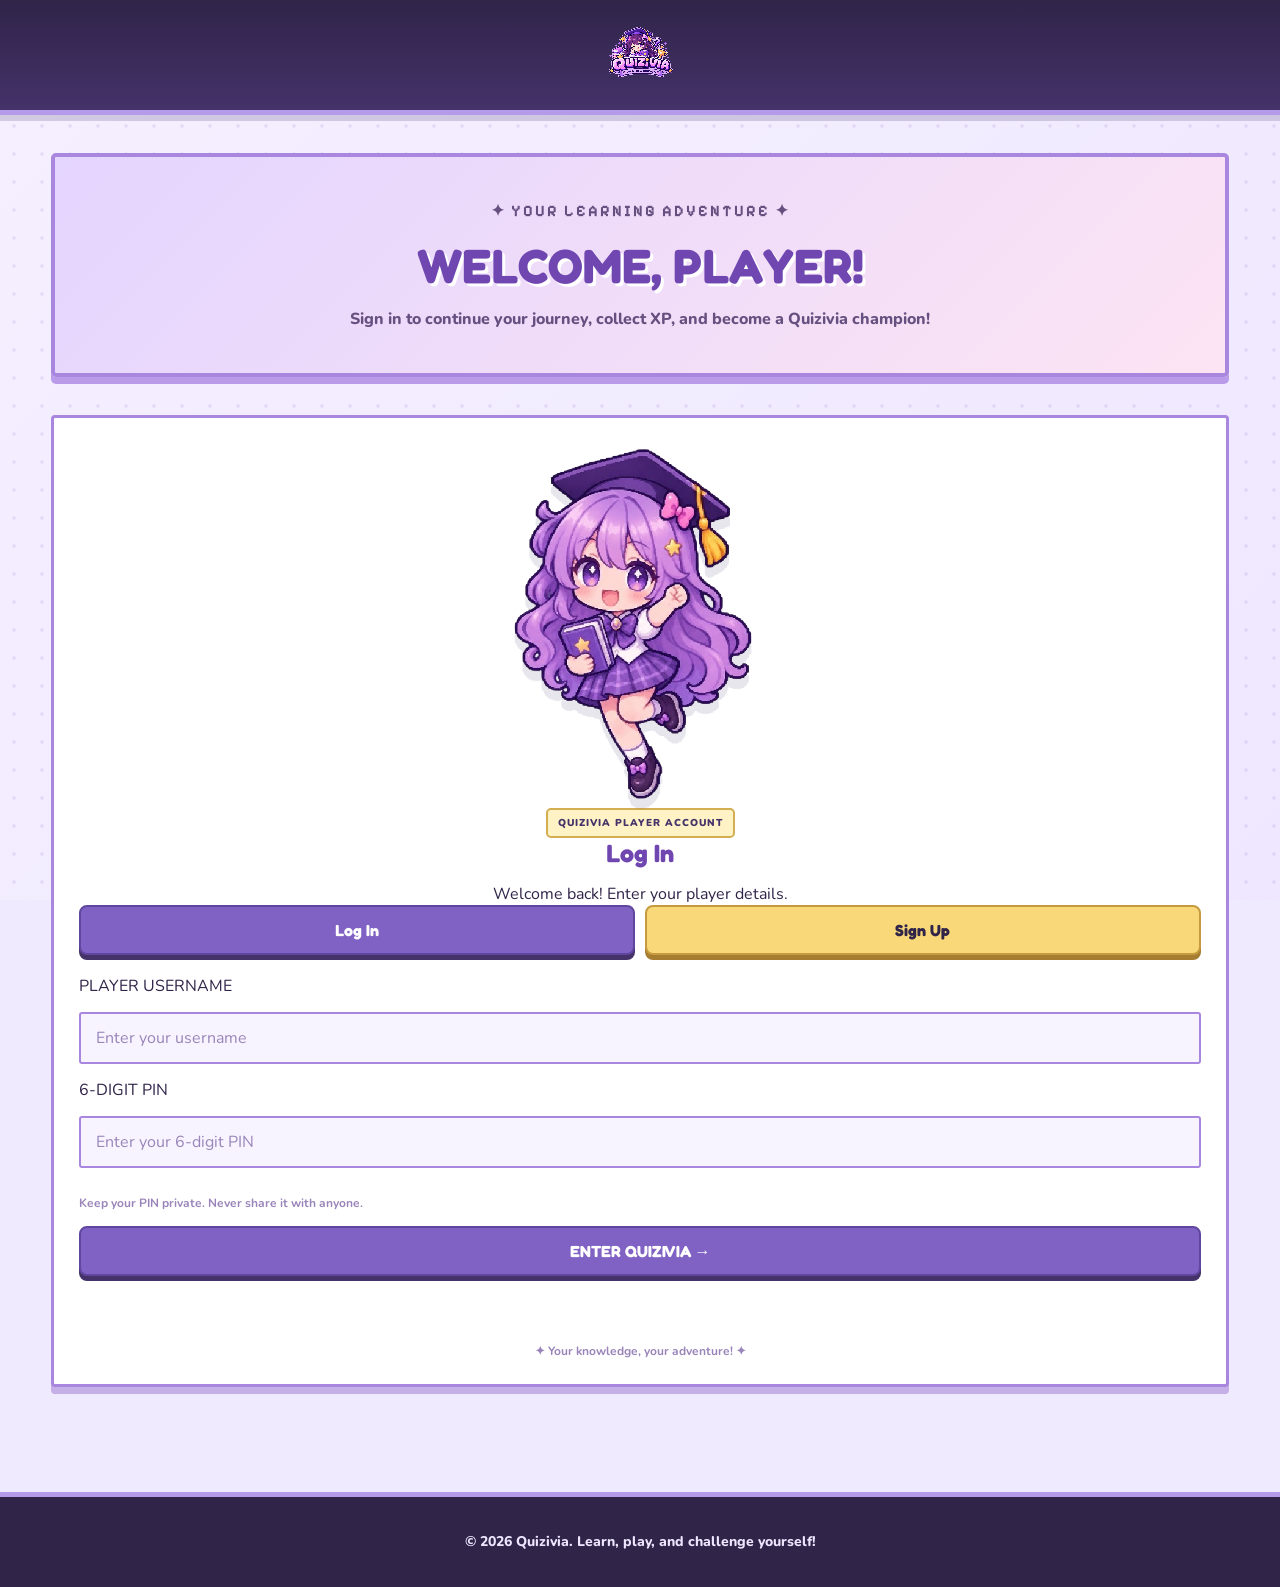
<file: index.html>
<!DOCTYPE html>
<html lang="en">
<head>
    <meta charset="UTF-8">
    <meta name="viewport" content="width=device-width, initial-scale=1.0">
    <meta name="theme-color" content="#8171c9">
    <title>Quizivia | Your Knowledge Adventure</title>
    <link rel="stylesheet" href="css/style.css?v=5">
</head>

<body>

<header class="site-header">
    <h1 class="logo">
        <a href="index.html">
            <img src="assets/images/quizivia_logo.png" alt="Quizivia Logo">
        </a>
    </h1>

    
<nav class="main-nav" aria-label="Main navigation">
    <a href="index.html" class="active" aria-label="Home" title="Home">🏠</a>
    <a href="categories.html" aria-label="Categories" title="Categories">📚</a>
    <a href="daily-quiz.html" aria-label="Daily Quiz" title="Daily Quiz">📅</a>
    <a href="leaderboard.html" aria-label="Leaderboard" title="Leaderboard">🏆</a>
    <a href="profile.html" id="qv-profile-link" aria-label="Profile" title="Profile">👤</a>
    <a href="#about" aria-label="About" title="About">ℹ️</a>
</nav>

</header>

<main>

    <!-- HERO SECTION -->

    <section class="hero">
        <div class="hero-content">
            <p class="category-label">✦ WELCOME TO YOUR KNOWLEDGE ARCADE ✦</p>

            <h2>Think. Discover. Become a Champion.</h2>

            <p>
                Every question is a new opportunity to learn.
                Explore different subjects, test your knowledge,
                earn XP, and build your own journey to becoming
                a Quizivia champion.
            </p>

            <a href="categories.html" class="btn" id="qv-start-playing">
                Explore Quizzes →
            </a>

            <p class="small-note">Your next achievement starts with one question.</p>
        </div>

        <div class="hero-image">
            <img
                src="assets/images/mascot.PNG"
                alt="Quizivia student mascot holding a quiz book"
            >
        </div>
    </section>

    <!-- PLAYER DASHBOARD -->

    <section class="home-dashboard-grid">

        <article class="content-card player-panel">
            <p class="category-label">✦ YOUR PLAYER SPACE</p>

            <h2 id="home-player-name">Hello, Quizzer! ♡</h2>

            <p>Your learning journey, your progress, your achievements.</p>

            <div class="player-level">
                <strong id="home-player-level">LV. 01</strong>
                <span id="home-player-title">Beginner Quizzer</span>
            </div>

            <h3>Experience Progress</h3>

            <div class="progress-info">
                <span>Current XP</span>
                <strong id="home-xp-text">0 / 100 XP</strong>
            </div>

            <div class="progress-track">
                <div class="progress-fill" id="home-xp-bar"></div>
            </div>

            <p class="small-note" id="home-xp-note">
                Keep playing to earn more XP!
            </p>

            <a href="profile.html" class="btn btn-purple">View My Profile →</a>
        </article>

        <article class="content-card daily-quest">
            <p class="category-label">✦ DAILY FEATURE</p>

            <h2>Ready for Today's Challenge?</h2>

            <p>
                Take on your Daily Quiz, test what you know,
                and earn rewards for your effort.
            </p>

            <div class="quest-reward">
                <span>DAILY QUIZ REWARD</span>
                <strong>50–100 XP</strong>
            </div>

            <a href="daily-quiz.html" class="btn btn-purple">
                Enter Daily Quiz →
            </a>
        </article>

    </section>

    <!-- CATEGORY EXPLORER -->

    <section class="home-categories">

        <div class="section-heading">
            <div>
                <p class="category-label">✦ FIND YOUR NEXT CHALLENGE</p>
                <h2>Choose Your Subject</h2>
                <p>Four learning worlds. Countless things to discover.</p>
            </div>

            <a href="categories.html" class="btn btn-purple">
                All Categories →
            </a>
        </div>

        <div class="category-grid">

            <article class="category-card">
                <div class="category-image">
                    <img src="assets/images/history.jpg"
                         alt="History books and historical discoveries">
                </div>

                <div class="category-content">
                    <h3>History</h3>
                    <p>Travel through time and uncover the stories that shaped our world.</p>
                    <a href="category-quizzes.html?category=history" class="btn">
                        Explore History →
                    </a>
                </div>
            </article>

            <article class="category-card">
                <div class="category-image">
                    <img src="assets/images/science.jpg"
                         alt="Science laboratory experiments">
                </div>

                <div class="category-content">
                    <h3>Science</h3>
                    <p>Ask questions, discover nature, and explore how the universe works.</p>
                    <a href="category-quizzes.html?category=science" class="btn">
                        Explore Science →
                    </a>
                </div>
            </article>

            <article class="category-card">
                <div class="category-image">
                    <img src="assets/images/mathematics.jpg"
                         alt="Mathematics numbers and equations">
                </div>

                <div class="category-content">
                    <h3>Mathematics</h3>
                    <p>Put your logic to work and turn challenging problems into victories.</p>
                    <a href="category-quizzes.html?category=mathematics" class="btn">
                        Explore Math →
                    </a>
                </div>
            </article>

            <article class="category-card">
                <div class="category-image">
                    <img src="assets/images/general-knowledge.jpg"
                         alt="Globe and learning books">
                </div>

                <div class="category-content">
                    <h3>General Knowledge</h3>
                    <p>Explore interesting facts and discover something new every day.</p>
                    <a href="category-quizzes.html?category=general-knowledge" class="btn">
                        Explore More →
                    </a>
                </div>
            </article>

        </div>
    </section>

    <!-- LEADERBOARD -->

    <section class="content-card home-leaderboard">

        <div class="section-heading">
            <div>
                <p class="category-label">✦ THE TOP OF THE CLASS</p>
                <h2>Hall of Champions</h2>
                <p>Meet the players making their mark in Quizivia.</p>
            </div>

            <a href="leaderboard.html" class="btn btn-purple">
                Full Rankings →
            </a>
        </div>

        <table class="leaderboard-table">
            <thead>
                <tr>
                    <th>Rank</th>
                    <th>Player</th>
                    <th>Points</th>
                </tr>
            </thead>

            <tbody id="home-leaderboard-body">
                <tr>
                    <td colspan="3">Loading leaderboard...</td>
                </tr>
            </tbody>
        </table>

        <p class="small-note" id="home-leaderboard-note">
            Rankings are based on player XP.
        </p>

    </section>

    <!-- ABOUT QUIZIVIA -->

    <section class="content-card about-section" id="about">

        <p class="category-label">✦ GET TO KNOW QUIZIVIA</p>

        <h2>A Little About Our Learning World</h2>

        <p>
            Quizivia is an interactive trivia platform where curiosity
            meets friendly competition. It gives learners a place to
            explore different subjects, challenge their knowledge,
            and celebrate their progress through quizzes, experience
            points, missions, and achievements.
        </p>

        <h2>How to Begin Your Adventure</h2>

        <ol>
            <li><strong>Create Your Account.</strong> Register using your username and PIN.</li>
            <li><strong>Choose a Subject.</strong> Explore History, Science, Mathematics, or General Knowledge.</li>
            <li><strong>Pick a Difficulty.</strong> Challenge yourself with Easy, Medium, or Hard quizzes when available.</li>
            <li><strong>Answer the Questions.</strong> Read carefully and submit your answers.</li>
            <li><strong>Earn Experience.</strong> Complete quizzes and qualify for XP rewards.</li>
            <li><strong>Build Your Record.</strong> Visit your Profile to review your progress, missions, and achievements.</li>
        </ol>

        <h2>Experience Points and Levels</h2>

        <p>
            XP represents your progress as a Quizivia player.
            Every correct answer and completed challenge brings
            you closer to your next level.
        </p>

        <div class="quest-reward">
            <span>CATEGORY QUIZ</span>
            <strong>+10 XP per correct answer</strong>
        </div>

        <div class="quest-reward">
            <span>DAILY QUIZ</span>
            <strong>50–100 XP per completion</strong>
        </div>

        <p>
            Daily Quiz rewards depend on your final score.
            Each player can claim one Daily Quiz reward per day.
        </p>

        <h3>Understanding Player Levels</h3>

        <ul>
            <li>Every 100 accumulated XP advances you by one level.</li>
            <li>Your remaining XP progress appears on your Home page and Profile.</li>
            <li>Continue earning XP to reach higher levels and player titles.</li>
        </ul>

        <h2>Daily Missions</h2>

        <p>
            Daily Missions give you extra goals to complete.
            Explore the platform, improve your quiz performance,
            and earn bonus experience.
        </p>

        <ul>
            <li><strong>Quiz Explorer:</strong> Complete a category quiz — +10 XP.</li>
            <li><strong>Sharp Mind:</strong> Get at least 5 correct answers in category quizzes — +15 XP.</li>
            <li><strong>Daily Challenger:</strong> Complete your Daily Quiz — +20 XP.</li>
        </ul>

        <h2>Achievements and Milestones</h2>

        <p>
            Achievements celebrate your dedication and progress.
            Work toward these milestones and collect their rewards.
        </p>

        <ul>
            <li><strong>First Steps:</strong> Complete your first quiz — +10 XP.</li>
            <li><strong>Knowledge Seeker:</strong> Complete 5 quizzes — +25 XP.</li>
            <li><strong>Quiz Champion:</strong> Reach Level 10 — +100 XP.</li>
            <li><strong>Consistency Starter:</strong> Reach a 3-day streak — +15 XP.</li>
            <li><strong>Weekly Warrior:</strong> Reach a 7-day streak — +35 XP.</li>
            <li><strong>Knowledge Devotee:</strong> Reach a 14-day streak — +75 XP.</li>
            <li><strong>Quizivia Legend:</strong> Reach a 30-day streak — +150 XP.</li>
        </ul>

        <h2>Climb the Leaderboard</h2>

        <p>
            Your effort deserves to be celebrated. The Quizivia
            Leaderboard lets you compare player XP through Weekly
            Rankings and All-Time Rankings. Keep learning, earn
            more experience, and see how far you can climb.
        </p>

        <a href="categories.html" class="btn">
            Start Exploring Quizivia →
        </a>

    </section>

</main>

<footer class="site-footer">
    <p>© 2026 Quizivia. A little curiosity goes a long way.</p>
    <p>Learn something new. Challenge yourself. Level up. ♡</p>
</footer>

<script>
const SUPABASE_URL = "https://mnknxizgpkznkboingbf.supabase.co";
const SUPABASE_KEY = "sb_publishable_2Y6PlxPEFUdgIXuTTAhtag_XGPy-008";

let savedPlayer = null;

try {
    savedPlayer = JSON.parse(
        localStorage.getItem("quizivia_player") || "null"
    );
} catch (error) {
    savedPlayer = null;
}

if (!savedPlayer || !savedPlayer.id || !savedPlayer.token) {
    window.location.replace("login.html");
} else {

    // PLAYER PROFILE

    const playerName = savedPlayer.display_name || "Quizzer";
    const playerXP = Math.max(0, Number(savedPlayer.xp) || 0);
    const playerLevel = Math.max(
        1,
        Number(savedPlayer.level) || 1
    );

    const currentLevelXP = playerXP % 100;

    document.getElementById("home-player-name").textContent =
        "Hello, " + playerName + "! ♡";

    document.getElementById("home-player-level").textContent =
        "LV. " + String(playerLevel).padStart(2, "0");

    document.getElementById("home-player-title").textContent =
        playerLevel >= 10 ? "Quiz Master" :
        playerLevel >= 5 ? "Advanced Quizzer" :
        playerLevel >= 2 ? "Rising Quizzer" :
        "Beginner Quizzer";

    document.getElementById("home-xp-text").textContent =
        currentLevelXP + " / 100 XP";

    document.getElementById("home-xp-bar").style.width =
        currentLevelXP + "%";

    document.getElementById("home-xp-note").textContent =
        (100 - currentLevelXP) +
        " XP until your next level! Keep going!";

    // LIVE LEADERBOARD

    async function loadHomeLeaderboard() {
        const tableBody = document.getElementById(
            "home-leaderboard-body"
        );

        const note = document.getElementById(
            "home-leaderboard-note"
        );

        try {
            const response = await fetch(
                SUPABASE_URL + "/functions/v1/get-leaderboard",
                {
                    method: "GET",
                    headers: {
                        "apikey": SUPABASE_KEY
                    }
                }
            );

            const data = await response.json();

            if (!response.ok || !data.success) {
                throw new Error("Leaderboard request failed.");
            }

            tableBody.replaceChildren();

            if (!data.players || data.players.length === 0) {
                const row = document.createElement("tr");
                const cell = document.createElement("td");

                cell.colSpan = 3;
                cell.textContent = "No players yet. Be the first champion!";

                row.appendChild(cell);
                tableBody.appendChild(row);
                return;
            }

            const medals = ["🥇", "🥈", "🥉"];

            data.players.slice(0, 5).forEach((player, index) => {
                const row = document.createElement("tr");

                if (index < 3) {
                    row.classList.add("top-rank");
                }

                const rankCell = document.createElement("td");
                rankCell.textContent =
                    medals[index] || String(index + 1).padStart(2, "0");

                const nameCell = document.createElement("td");
                nameCell.className = "player-name";
                nameCell.textContent = player.display_name || "Quizzer";

                const scoreCell = document.createElement("td");
                scoreCell.className = "player-score";
                scoreCell.textContent =
                    (Number(player.xp) || 0) + " XP";

                row.append(rankCell, nameCell, scoreCell);
                tableBody.appendChild(row);
            });

            note.textContent = "Live rankings based on player XP.";

        } catch (error) {
            console.error("Home leaderboard error:", error);

            tableBody.replaceChildren();

            const row = document.createElement("tr");
            const cell = document.createElement("td");

            cell.colSpan = 3;
            cell.textContent = "Leaderboard is currently unavailable.";

            row.appendChild(cell);
            tableBody.appendChild(row);

            note.textContent = "Please try again later.";
        }
    }

    loadHomeLeaderboard();
}
</script>

</body>
</html>
</file>
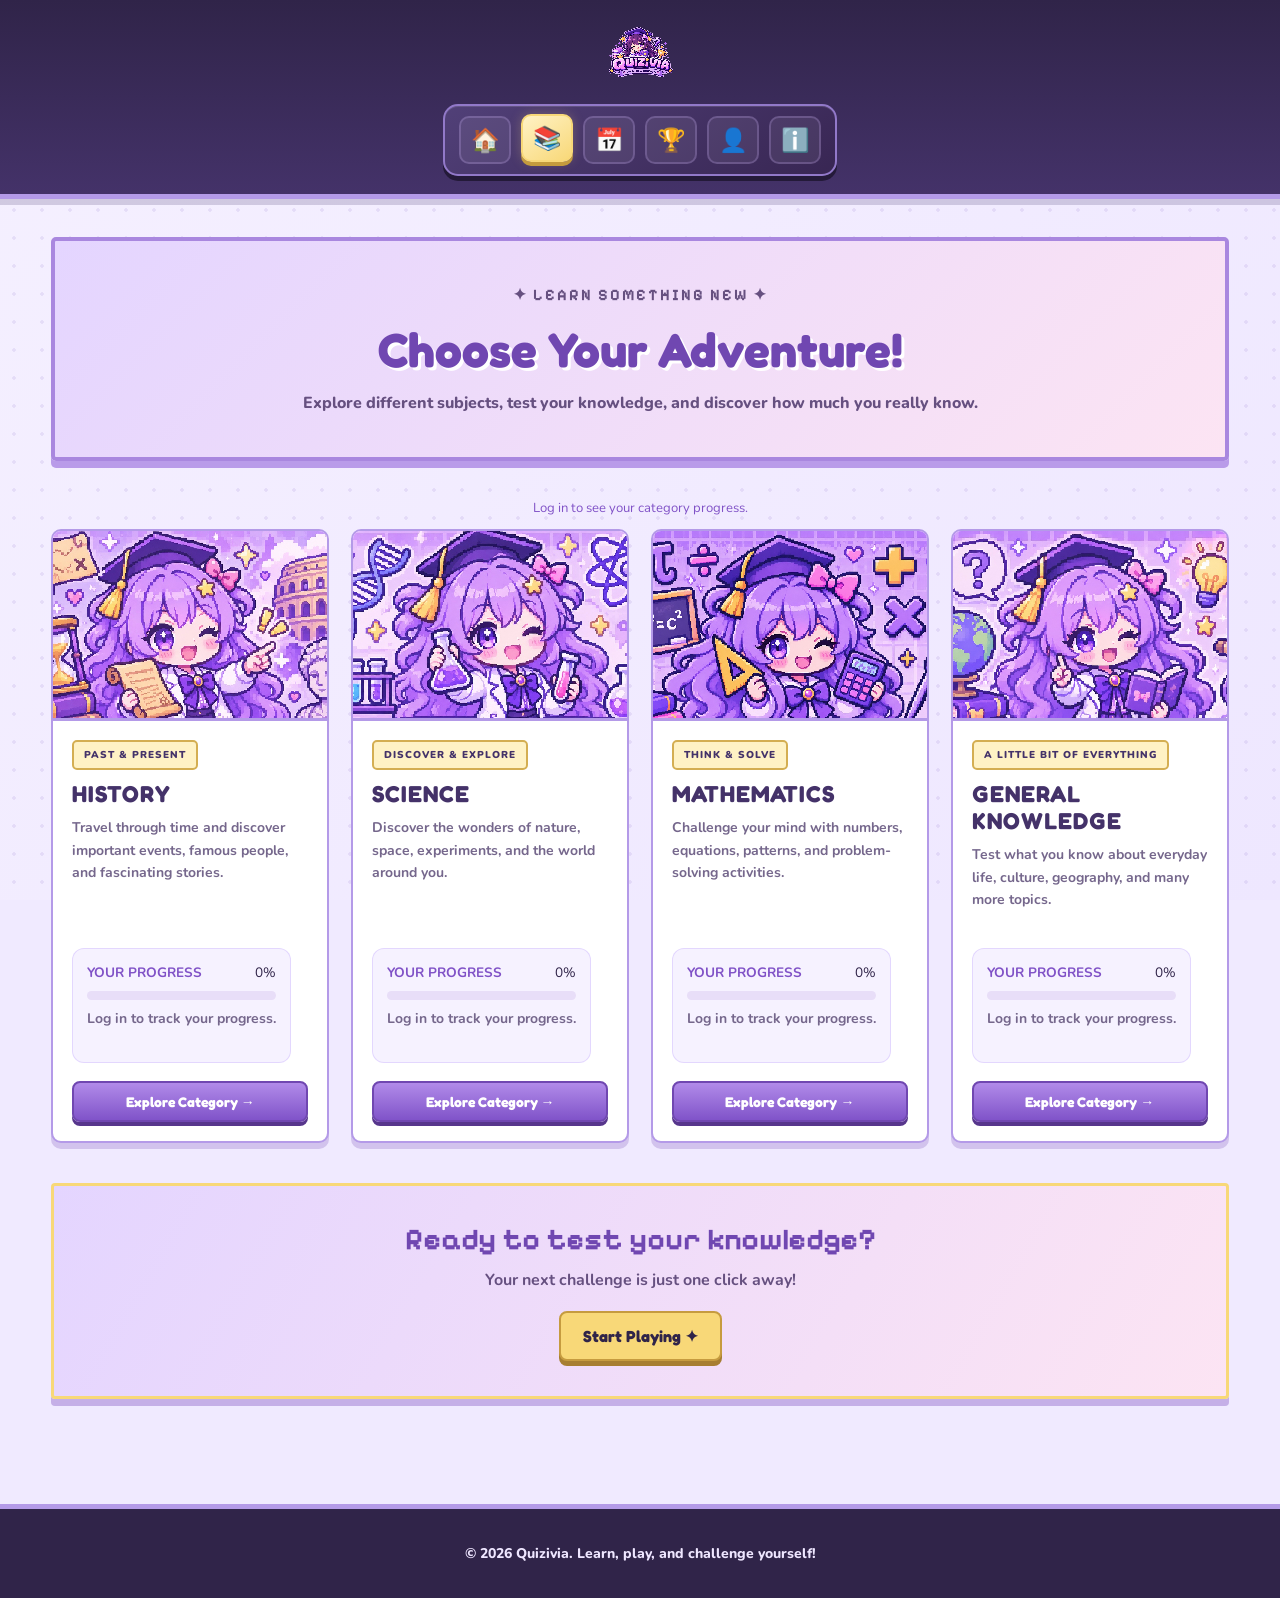
<file: categories.html>
<!DOCTYPE html>
<html lang="en">
<head>
    <meta charset="UTF-8">
    <meta name="viewport" content="width=device-width, initial-scale=1.0">
    <title>Categories | Quizivia</title>
    <link rel="stylesheet" href="css/style.css?v=4">
</head>
<body>

<header class="site-header">
    <h1 class="logo">
        <a href="index.html">
            <img src="assets/images/quizivia_logo.png" alt="Quizivia Logo">
        </a>
    </h1>

    <nav class="main-nav" aria-label="Main navigation">
        <a href="index.html" aria-label="Home" title="Home">🏠</a>
        <a href="categories.html" class="active" aria-label="Categories" title="Categories">📚</a>
        <a href="daily-quiz.html" aria-label="Daily Quiz" title="Daily Quiz">📅</a>
        <a href="leaderboard.html" aria-label="Leaderboard" title="Leaderboard">🏆</a>
        <a href="profile.html" id="qv-profile-link" aria-label="Profile" title="Profile">👤</a>
        <a href="index.html#about" aria-label="About" title="About">ℹ️</a>
    </nav>
</header>

<main class="categories-page">

    <section class="page-intro">
        <p class="eyebrow">✦ LEARN SOMETHING NEW ✦</p>
        <h2>Choose Your <span>Adventure!</span></h2>
        <p>
            Explore different subjects, test your knowledge,
            and discover how much you really know.
        </p>
    </section>

    <p id="category-progress-status" class="category-progress-loading" style="text-align:center;">
        Loading your learning progress...
    </p>

    <section class="category-grid">

        <article class="category-card">
            <div class="category-image">
                <img src="assets/images/history.jpg" alt="History books and historical discoveries">
            </div>
            <div class="category-content">
                <span class="category-label">PAST &amp; PRESENT</span>
                <h3>History</h3>
                <p>
                    Travel through time and discover important
                    events, famous people, and fascinating stories.
                </p>

                <div class="category-progress" data-category="history">
                    <div class="category-progress-top">
                        <strong>YOUR PROGRESS</strong>
                        <span class="progress-percentage">0%</span>
                    </div>
                    <div class="category-progress-bar">
                        <div class="category-progress-fill"></div>
                    </div>
                    <p class="category-progress-details">Loading progress...</p>
                </div>

                <a href="category-quizzes.html?category=history" class="btn">Explore Category →</a>
            </div>
        </article>

        <article class="category-card">
            <div class="category-image">
                <img src="assets/images/science.jpg" alt="Science laboratory and experiments">
            </div>
            <div class="category-content">
                <span class="category-label">DISCOVER &amp; EXPLORE</span>
                <h3>Science</h3>
                <p>
                    Discover the wonders of nature, space,
                    experiments, and the world around you.
                </p>

                <div class="category-progress" data-category="science">
                    <div class="category-progress-top">
                        <strong>YOUR PROGRESS</strong>
                        <span class="progress-percentage">0%</span>
                    </div>
                    <div class="category-progress-bar">
                        <div class="category-progress-fill"></div>
                    </div>
                    <p class="category-progress-details">Loading progress...</p>
                </div>

                <a href="category-quizzes.html?category=science" class="btn">Explore Category →</a>
            </div>
        </article>

        <article class="category-card">
            <div class="category-image">
                <img src="assets/images/mathematics.jpg" alt="Mathematics equations and numbers">
            </div>
            <div class="category-content">
                <span class="category-label">THINK &amp; SOLVE</span>
                <h3>Mathematics</h3>
                <p>
                    Challenge your mind with numbers, equations,
                    patterns, and problem-solving activities.
                </p>

                <div class="category-progress" data-category="mathematics">
                    <div class="category-progress-top">
                        <strong>YOUR PROGRESS</strong>
                        <span class="progress-percentage">0%</span>
                    </div>
                    <div class="category-progress-bar">
                        <div class="category-progress-fill"></div>
                    </div>
                    <p class="category-progress-details">Loading progress...</p>
                </div>

                <a href="category-quizzes.html?category=mathematics" class="btn">Explore Category →</a>
            </div>
        </article>

        <article class="category-card">
            <div class="category-image">
                <img src="assets/images/general-knowledge.jpg" alt="Books and general knowledge learning">
            </div>
            <div class="category-content">
                <span class="category-label">A LITTLE BIT OF EVERYTHING</span>
                <h3>General Knowledge</h3>
                <p>
                    Test what you know about everyday life,
                    culture, geography, and many more topics.
                </p>

                <div class="category-progress" data-category="general-knowledge">
                    <div class="category-progress-top">
                        <strong>YOUR PROGRESS</strong>
                        <span class="progress-percentage">0%</span>
                    </div>
                    <div class="category-progress-bar">
                        <div class="category-progress-fill"></div>
                    </div>
                    <p class="category-progress-details">Loading progress...</p>
                </div>

                <a href="category-quizzes.html?category=general-knowledge" class="btn">Explore Category →</a>
            </div>
        </article>

    </section>

    <section class="category-cta">
        <h2>Ready to test your knowledge?</h2>
        <p>Your next challenge is just one click away!</p>
        <a href="daily-quiz.html" class="btn">Start Playing ✦</a>
    </section>

</main>

<footer class="site-footer">
    <p>© 2026 Quizivia. Learn, play, and challenge yourself!</p>
</footer>

<script>
const SUPABASE_URL = "https://mnknxizgpkznkboingbf.supabase.co";
const SUPABASE_ANON_KEY = "sb_publishable_2Y6PlxPEFUdgIXuTTAhtag_XGPy-008";

async function loadCategoryProgress() {
    const status = document.getElementById("category-progress-status");

    try {
        const savedPlayer = JSON.parse(
            localStorage.getItem("quizivia_player") || "null"
        );

        const token = savedPlayer?.token ||
                      savedPlayer?.session_token ||
                      savedPlayer?.sessionToken ||
                      savedPlayer?.access_token;

        if (!token) {
            status.textContent = "Log in to see your category progress.";
            document.querySelectorAll(".category-progress-details")
                .forEach(el => el.textContent = "Log in to track your progress.");
            return;
        }

        const response = await fetch(
            `${SUPABASE_URL}/functions/v1/get-category-progress`,
            {
                method: "POST",
                headers: {
                    "Content-Type": "application/json",
                    "Authorization": `Bearer ${token}`,
                    "apikey": SUPABASE_ANON_KEY
                }
            }
        );

        const result = await response.json();

        if (!response.ok || !result.success) {
            throw new Error(result.message || "Unable to load progress.");
        }

        const progressList = result.category_progress || [];

        document.querySelectorAll(".category-progress").forEach(card => {
            const slug = card.dataset.category;

            const category = progressList.find(
                item => item.category_slug === slug
            );

            const percentage = category
                ? Number(category.accuracy_percentage) || 0
                : 0;

            const quizzes = category
                ? Number(category.quizzes_completed) || 0
                : 0;

            card.querySelector(".progress-percentage").textContent =
                `${percentage}%`;

            card.querySelector(".category-progress-fill").style.width =
                `${Math.min(100, Math.max(0, percentage))}%`;

            card.querySelector(".category-progress-details").textContent =
                quizzes === 0
                    ? "No quizzes completed yet. Start your first challenge!"
                    : `${quizzes} ${quizzes === 1 ? "quiz" : "quizzes"} completed • ${category.correct_answers}/${category.total_questions} correct answers • ${category.xp_earned} XP earned`;
        });

        status.textContent = "Your learning progress is up to date!";

    } catch (error) {
        console.error("Category progress error:", error);
        status.textContent = "Unable to load progress right now. Please refresh.";
        document.querySelectorAll(".category-progress-details")
            .forEach(el => el.textContent = "Progress is temporarily unavailable.");
    }
}

loadCategoryProgress();
</script>

</body>
</html>
</file>
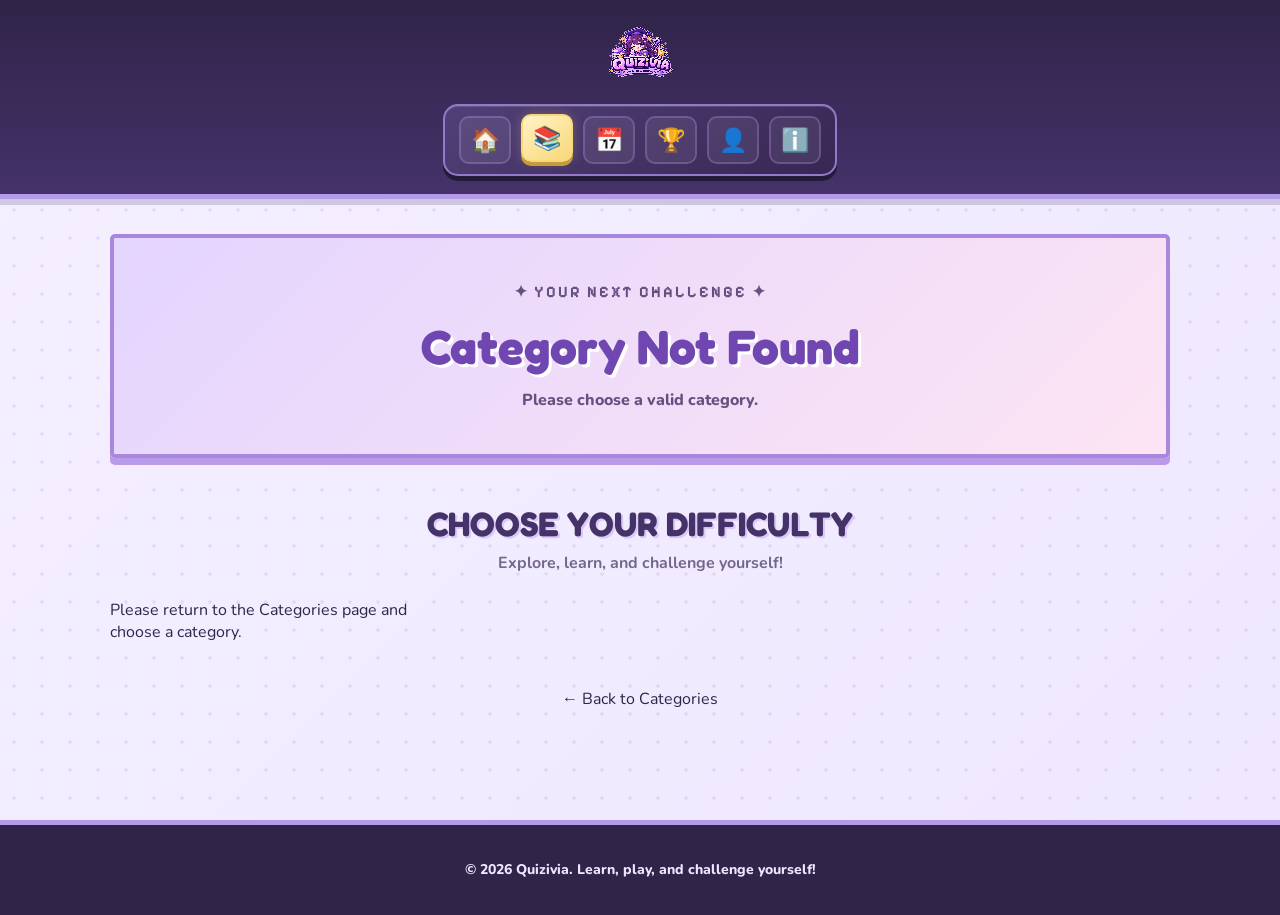
<file: category-quizzes.html>
<!DOCTYPE html>
<html lang="en">
<head>
    <meta charset="UTF-8">
    <meta name="viewport" content="width=device-width, initial-scale=1.0">
    <title>Quizzes | Quizivia</title>
    <link rel="stylesheet" href="css/style.css?v=10">
</head>
<body>

<header class="site-header">
    <h1 class="logo">
        <a href="index.html">
            <img src="assets/images/quizivia_logo.png" alt="Quizivia Logo">
        </a>
    </h1>

   <nav class="main-nav" aria-label="Main navigation">
    <a href="index.html" aria-label="Home" title="Home">🏠</a>
    <a href="categories.html" class="active" aria-label="Categories" title="Categories">📚</a>
    <a href="daily-quiz.html" aria-label="Daily Quiz" title="Daily Quiz">📅</a>
    <a href="leaderboard.html" aria-label="Leaderboard" title="Leaderboard">🏆</a>
    <a href="profile.html" id="qv-profile-link" aria-label="Profile" title="Profile">👤</a>
    <a href="index.html#about" aria-label="About" title="About">ℹ️</a>
</nav>
</header>

<main class="category-quizzes-page">

    <section class="page-intro">
        <p class="eyebrow">✦ YOUR NEXT CHALLENGE ✦</p>
        <h2 id="category-title">Choose Your <span>Quiz!</span></h2>
        <p id="category-description">
            Pick a difficulty and test what you know!
        </p>
    </section>

    <section class="quiz-list-section">
        <div class="quiz-list-heading">
            <h2>CHOOSE YOUR DIFFICULTY</h2>
            <p>Explore, learn, and challenge yourself!</p>
        </div>

        <div class="category-quiz-grid" id="quiz-grid"></div>

        <div class="category-back">
            <a href="categories.html">← Back to Categories</a>
        </div>
    </section>

</main>

<footer class="site-footer">
    <p>© 2026 Quizivia. Learn, play, and challenge yourself!</p>
</footer>

<script>
const params = new URLSearchParams(window.location.search);
const category = (params.get("category") || "").toLowerCase();

const quizData = {
    history: {
        title: "History",
        description: "Discover the stories and events that shaped the Philippines.",
        icon: "🏛️",
        quizzes: [
            {
                title: "Philippine Beginnings",
                difficulty: "easy"
            },
            {
                title: "Across the Centuries",
                difficulty: "medium"
            },
            {
                title: "Untold History",
                difficulty: "hard"
            }
        ]
    },

    science: {
        title: "Science",
        description: "Explore science, nature, and discoveries around the Philippines.",
        icon: "🔬",
        quizzes: [
            {
                title: "Science Around Us",
                difficulty: "easy"
            },
            {
                title: "Nature & Discovery",
                difficulty: "medium"
            },
            {
                title: "Philippine Science Challenge",
                difficulty: "hard"
            }
        ]
    },

    mathematics: {
        title: "Mathematics",
        description: "Use numbers and problem-solving in everyday Filipino life.",
        icon: "📐",
        quizzes: [
            {
                title: "Everyday Math",
                difficulty: "easy"
            },
            {
                title: "Numbers in Action",
                difficulty: "medium"
            },
            {
                title: "Math Mastery",
                difficulty: "hard"
            }
        ]
    },

    "general-knowledge": {
        title: "General Knowledge",
        description: "Test what you know about the Philippines and its people.",
        icon: "🇵🇭",
        quizzes: [
            {
                title: "Know the Philippines",
                difficulty: "easy"
            },
            {
                title: "Beyond the Basics",
                difficulty: "medium"
            },
            {
                title: "Pinoy Brain Challenge",
                difficulty: "hard"
            }
        ]
    }
};

const selectedCategory = quizData[category];
const quizGrid = document.getElementById("quiz-grid");

if (selectedCategory) {

    document.title = selectedCategory.title + " Quizzes | Quizivia";

    document.getElementById("category-title").innerHTML =
        selectedCategory.title + " <span>Quizzes!</span>";

    document.getElementById("category-description").textContent =
        selectedCategory.description;

    selectedCategory.quizzes.forEach((quiz) => {

        const card = document.createElement("article");
        card.className = "category-quiz-card";

        card.innerHTML = `
            <div class="quiz-card-icon">${selectedCategory.icon}</div>

            <div class="quiz-card-details">

                <span class="quiz-card-level">
                    ${quiz.difficulty.toUpperCase()}
                </span>

                <h3>${quiz.title}</h3>

                <p>10 Questions · 5 MINUTES</p>

                <a href="quiz.html?category=${encodeURIComponent(category)}&difficulty=${encodeURIComponent(quiz.difficulty)}"
                   class="btn">
                    PLAY QUIZ →
                </a>

            </div>
        `;

        quizGrid.appendChild(card);
    });

} else {

    document.getElementById("category-title").textContent =
        "Category Not Found";

    document.getElementById("category-description").textContent =
        "Please choose a valid category.";

    quizGrid.innerHTML = `
        <p>Please return to the Categories page and choose a category.</p>
    `;
}
</script>

</body>
</html>
</file>
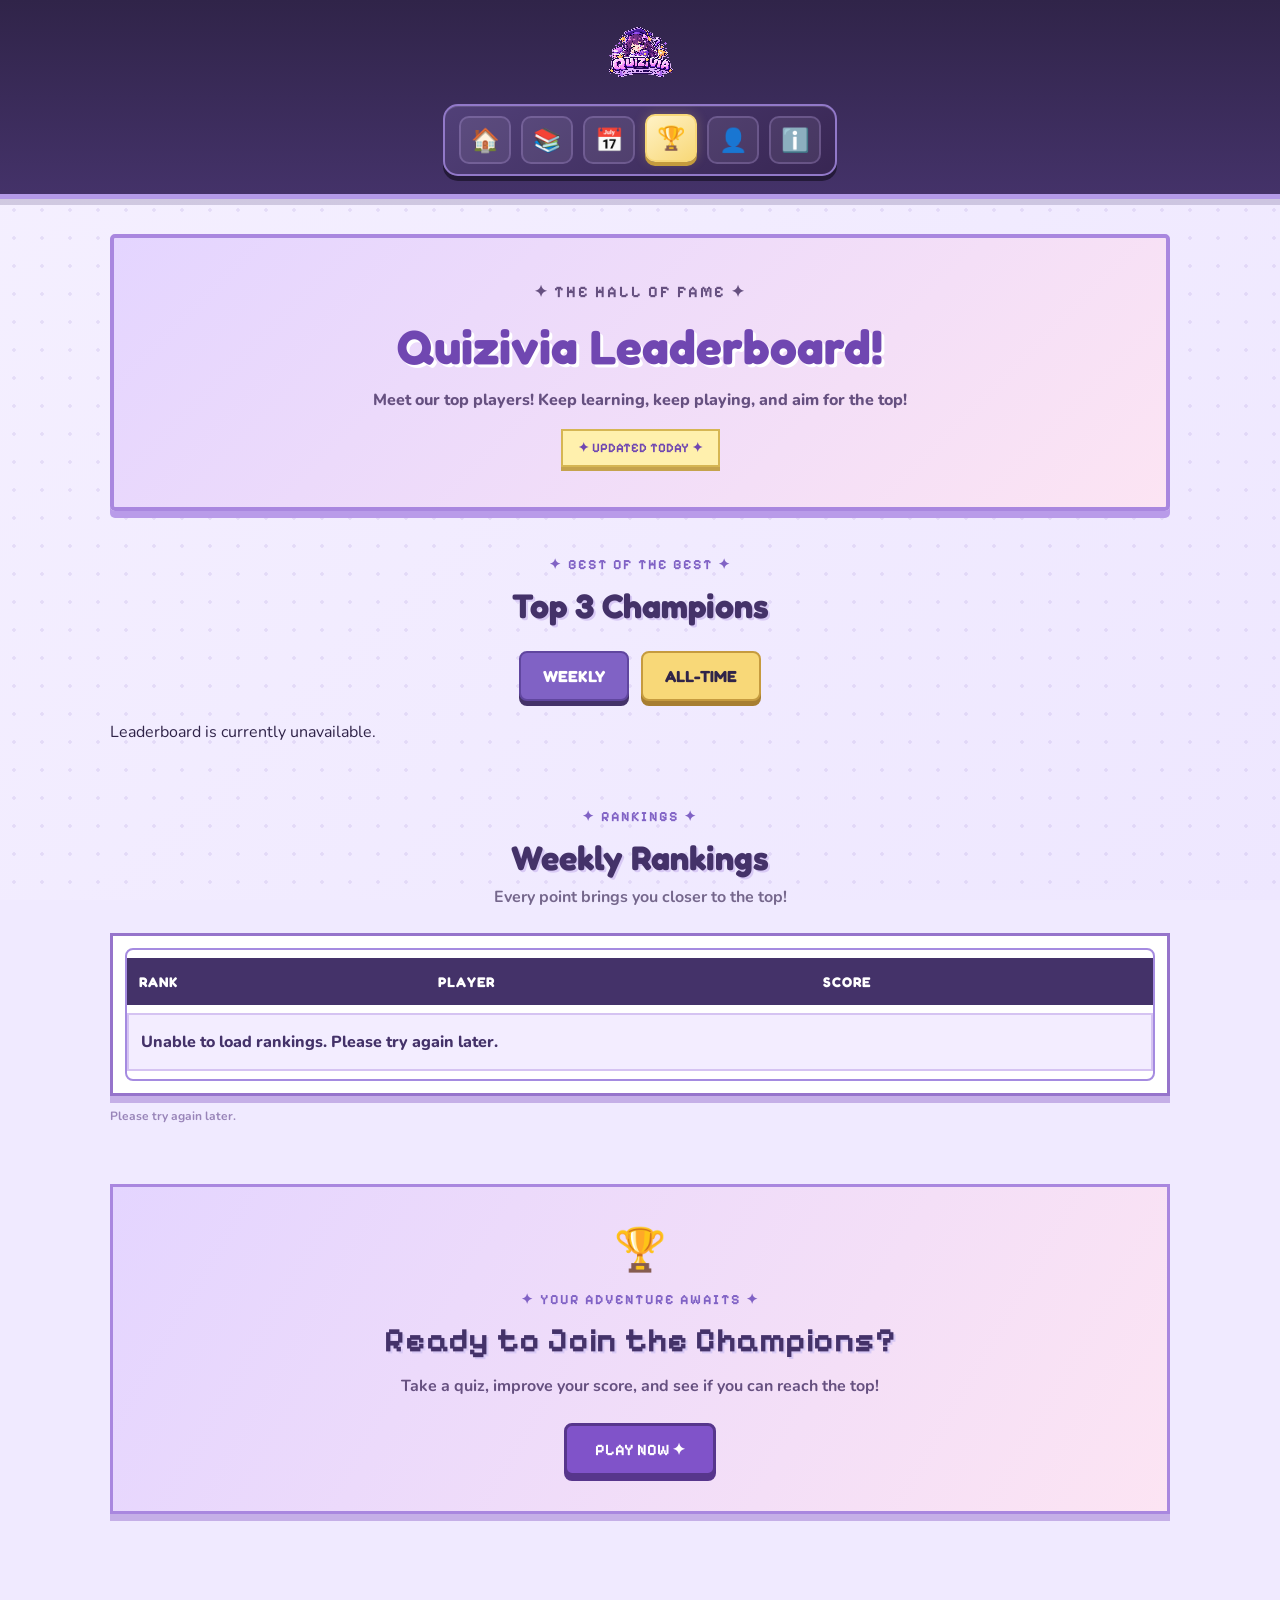
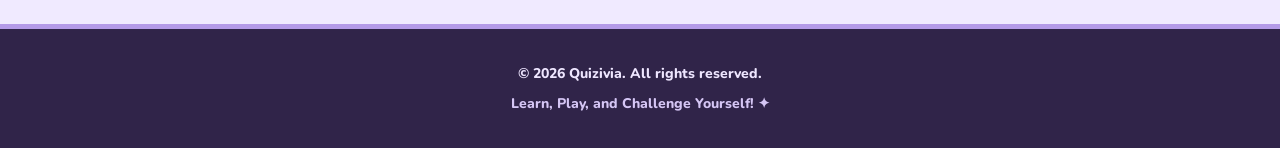
<file: leaderboard.html>
<!DOCTYPE html>
<html lang="en">
<head>
    <meta charset="UTF-8">
    <meta name="viewport" content="width=device-width, initial-scale=1.0">
    <title>Leaderboard | Quizivia</title>
    <link rel="stylesheet" href="css/style.css?v=6">
</head>
<body>

<header class="site-header">
    <h1 class="logo">
        <a href="index.html">
            <img src="assets/images/quizivia_logo.png" alt="Quizivia Logo">
        </a>
    </h1>

    <nav class="main-nav" aria-label="Main navigation">
    <a href="index.html" aria-label="Home" title="Home">🏠</a>
    <a href="categories.html" aria-label="Categories" title="Categories">📚</a>
    <a href="daily-quiz.html" aria-label="Daily Quiz" title="Daily Quiz">📅</a>
    <a href="leaderboard.html" class="active" aria-label="Leaderboard" title="Leaderboard">🏆</a>
    <a href="profile.html" id="qv-profile-link" aria-label="Profile" title="Profile">👤</a>
    <a href="index.html#about" aria-label="About" title="About">ℹ️</a>
</nav>
</header>

<main class="leaderboard-page">

    <section class="page-intro">
        <p class="eyebrow">✦ THE HALL OF FAME ✦</p>
        <h2>Quizivia <span>Leaderboard!</span></h2>
        <p>
            Meet our top players! Keep learning,
            keep playing, and aim for the top!
        </p>
        <span class="leaderboard-updated">✦ UPDATED TODAY ✦</span>
    </section>

    <section class="champions-section">
        <div class="leaderboard-heading">
            <p class="eyebrow">✦ BEST OF THE BEST ✦</p>
            <h2>Top 3 Champions</h2>
        </div>

        <div style="display:flex;justify-content:center;gap:12px;flex-wrap:wrap;margin:20px 0;">
            <button
                type="button"
                class="btn btn-purple leaderboard-tab"
                data-period="weekly"
                aria-pressed="true">
                WEEKLY
            </button>

            <button
                type="button"
                class="btn leaderboard-tab"
                data-period="all_time"
                aria-pressed="false">
                ALL-TIME
            </button>
        </div>

        <div class="champions-grid" id="champions-grid">
            <article class="champion-card">
                <div class="champion-avatar">🏆</div>
                <p class="champion-title">LOADING CHAMPIONS</p>
                <h3>Please wait...</h3>
                <div class="champion-score">— <span>XP</span></div>
            </article>
        </div>
    </section>

    <section class="rankings-section">
        <div class="leaderboard-heading">
            <p class="eyebrow">✦ RANKINGS ✦</p>
            <h2 id="rankings-title">Weekly Rankings</h2>
            <p>Every point brings you closer to the top!</p>
        </div>

        <div class="rankings-card">
            <table class="leaderboard-table">
                <thead>
                    <tr>
                        <th>RANK</th>
                        <th>PLAYER</th>
                        <th>SCORE</th>
                    </tr>
                </thead>

                <tbody id="rankings-body">
                    <tr>
                        <td colspan="3">Loading rankings...</td>
                    </tr>
                </tbody>
            </table>
        </div>

        <p class="small-note" id="leaderboard-status">
            Rankings are based on player XP.
        </p>
    </section>

    <section class="leaderboard-cta">
        <div class="cta-trophy">🏆</div>
        <p class="eyebrow">✦ YOUR ADVENTURE AWAITS ✦</p>
        <h2>Ready to Join the Champions?</h2>
        <p>
            Take a quiz, improve your score,
            and see if you can reach the top!
        </p>
        <a href="categories.html" class="btn">PLAY NOW ✦</a>
    </section>

</main>

<footer class="site-footer">
    <p>© 2026 Quizivia. All rights reserved.</p>
    <p>Learn, Play, and Challenge Yourself! ✦</p>
</footer>

<script>
const SUPABASE_URL = "https://mnknxizgpkznkboingbf.supabase.co";
const SUPABASE_KEY = "sb_publishable_2Y6PlxPEFUdgIXuTTAhtag_XGPy-008";

let currentPeriod = "weekly";
let requestNumber = 0;

function getInitials(name) {
    return (name || "Quizzer")
        .trim()
        .split(/\s+/)
        .slice(0, 2)
        .map(part => part.charAt(0).toUpperCase())
        .join("") || "?";
}

function createAvatar(player, size = 42) {
    const avatar = document.createElement("span");

    avatar.style.display = "inline-flex";
    avatar.style.alignItems = "center";
    avatar.style.justifyContent = "center";
    avatar.style.width = size + "px";
    avatar.style.height = size + "px";
    avatar.style.minWidth = size + "px";
    avatar.style.borderRadius = "50%";
    avatar.style.overflow = "hidden";
    avatar.style.background = "#e4d5ff";
    avatar.style.border = "3px solid #a987df";
    avatar.style.color = "#57368c";
    avatar.style.fontFamily = "'Pixelify Sans', sans-serif";
    avatar.style.fontWeight = "700";
    avatar.style.fontSize = Math.max(12, size * 0.32) + "px";
    avatar.style.verticalAlign = "middle";

    const initials = getInitials(player.display_name);

    function showInitials() {
        avatar.replaceChildren();
        avatar.textContent = initials;
    }

    const avatarUrl = player.avatar_url;

    if (
        typeof avatarUrl === "string" &&
        /^https:\/\//i.test(avatarUrl)
    ) {
        const image = document.createElement("img");

        image.src = avatarUrl;
        image.alt = (player.display_name || "Player") + " avatar";
        image.style.width = "100%";
        image.style.height = "100%";
        image.style.objectFit = "cover";

        image.onerror = showInitials;

        avatar.appendChild(image);
    } else {
        showInitials();
    }

    return avatar;
}

function showEmptyLeaderboard() {
    const championsGrid = document.getElementById("champions-grid");
    const rankingsBody = document.getElementById("rankings-body");

    championsGrid.textContent = "No champions yet. Be the first!";

    rankingsBody.replaceChildren();

    const row = document.createElement("tr");
    const cell = document.createElement("td");

    cell.colSpan = 3;
    cell.textContent = "No players have earned XP yet.";

    row.appendChild(cell);
    rankingsBody.appendChild(row);
}

async function loadLeaderboard(period) {
    const championsGrid = document.getElementById("champions-grid");
    const rankingsBody = document.getElementById("rankings-body");
    const status = document.getElementById("leaderboard-status");
    const rankingsTitle = document.getElementById("rankings-title");

    currentPeriod = period;

    const thisRequest = ++requestNumber;

    document.querySelectorAll(".leaderboard-tab").forEach(button => {
        const active = button.dataset.period === period;

        button.classList.toggle("btn-purple", active);
        button.setAttribute("aria-pressed", String(active));
    });

    rankingsTitle.textContent =
        period === "weekly"
            ? "Weekly Rankings"
            : "All-Time Rankings";

    championsGrid.textContent = "Loading champions...";
    rankingsBody.replaceChildren();

    status.textContent = "Loading rankings...";

    try {
        const response = await fetch(
            SUPABASE_URL + "/rest/v1/rpc/get_quizivia_leaderboard",
            {
                method: "POST",
                headers: {
                    "apikey": SUPABASE_KEY,
                    "Content-Type": "application/json"
                },
                body: JSON.stringify({
                    p_period: period
                })
            }
        );

        const players = await response.json();

        if (thisRequest !== requestNumber) return;

        if (!response.ok || !Array.isArray(players)) {
            console.error("Leaderboard response:", players);
            throw new Error("Unable to load leaderboard.");
        }

        championsGrid.replaceChildren();
        rankingsBody.replaceChildren();

        if (players.length === 0) {
            showEmptyLeaderboard();
            status.textContent = "No rankings available yet.";
            return;
        }

        const topThree = players.slice(0, 3);

        const displayOrder = [
            topThree[1],
            topThree[0],
            topThree[2]
        ];

        const displayStyles = [
            {
                className: "second-place",
                rank: "2ND",
                title: "SILVER CHAMPION",
                medal: "👑"
            },
            {
                className: "first-place",
                rank: "1ST",
                title: "GRAND CHAMPION",
                medal: "🏆"
            },
            {
                className: "third-place",
                rank: "3RD",
                title: "BRONZE CHAMPION",
                medal: "⭐"
            }
        ];

        displayOrder.forEach((player, index) => {
            if (!player) return;

            const style = displayStyles[index];

            const card = document.createElement("article");
            card.className = "champion-card " + style.className;

            const rank = document.createElement("div");
            rank.className = "champion-rank";
            rank.textContent = style.rank;

            const medal = document.createElement("div");
            medal.textContent = style.medal;
            medal.style.marginTop = "10px";
            medal.style.fontSize = "24px";

            const avatar = document.createElement("div");
            avatar.className = "champion-avatar";
            avatar.appendChild(createAvatar(player, 65));

            const title = document.createElement("p");
            title.className = "champion-title";
            title.textContent = style.title;

            const name = document.createElement("h3");
            name.textContent = player.display_name || "Quizzer";

            const score = document.createElement("div");
            score.className = "champion-score";
            score.textContent = (Number(player.xp) || 0) + " ";

            const scoreLabel = document.createElement("span");
            scoreLabel.textContent = "XP";

            score.appendChild(scoreLabel);

            card.append(rank, medal, avatar, title, name, score);
            championsGrid.appendChild(card);
        });

        players.forEach((player, index) => {
            const row = document.createElement("tr");

            if (index < 3) {
                row.classList.add("top-rank");
            }

            const rankCell = document.createElement("td");

            const rankNumber = document.createElement("span");
            rankNumber.className = "rank-number";
            rankNumber.textContent = String(index + 1).padStart(2, "0");

            rankCell.appendChild(rankNumber);

            const nameCell = document.createElement("td");
            nameCell.className = "player-name";

            const nameContent = document.createElement("span");

            nameContent.style.display = "inline-flex";
            nameContent.style.alignItems = "center";
            nameContent.style.gap = "10px";

            nameContent.appendChild(createAvatar(player, 38));

            const nameText = document.createElement("span");
            nameText.textContent = player.display_name || "Quizzer";

            nameContent.appendChild(nameText);
            nameCell.appendChild(nameContent);

            const scoreCell = document.createElement("td");
            scoreCell.className = "player-score";
            scoreCell.textContent = (Number(player.xp) || 0) + " XP";

            row.append(rankCell, nameCell, scoreCell);
            rankingsBody.appendChild(row);
        });

        status.textContent =
            period === "weekly"
                ? "Weekly rankings based on XP earned this week."
                : "All-time rankings based on total accumulated XP.";

    } catch (error) {
        if (thisRequest !== requestNumber) return;

        console.error("Leaderboard error:", error);

        championsGrid.textContent =
            "Leaderboard is currently unavailable.";

        rankingsBody.replaceChildren();

        const row = document.createElement("tr");
        const cell = document.createElement("td");

        cell.colSpan = 3;
        cell.textContent =
            "Unable to load rankings. Please try again later.";

        row.appendChild(cell);
        rankingsBody.appendChild(row);

        status.textContent = "Please try again later.";
    }
}

document.querySelectorAll(".leaderboard-tab").forEach(button => {
    button.addEventListener("click", () => {
        loadLeaderboard(button.dataset.period);
    });
});

loadLeaderboard("weekly");
</script>

</body>
</html>
</file>
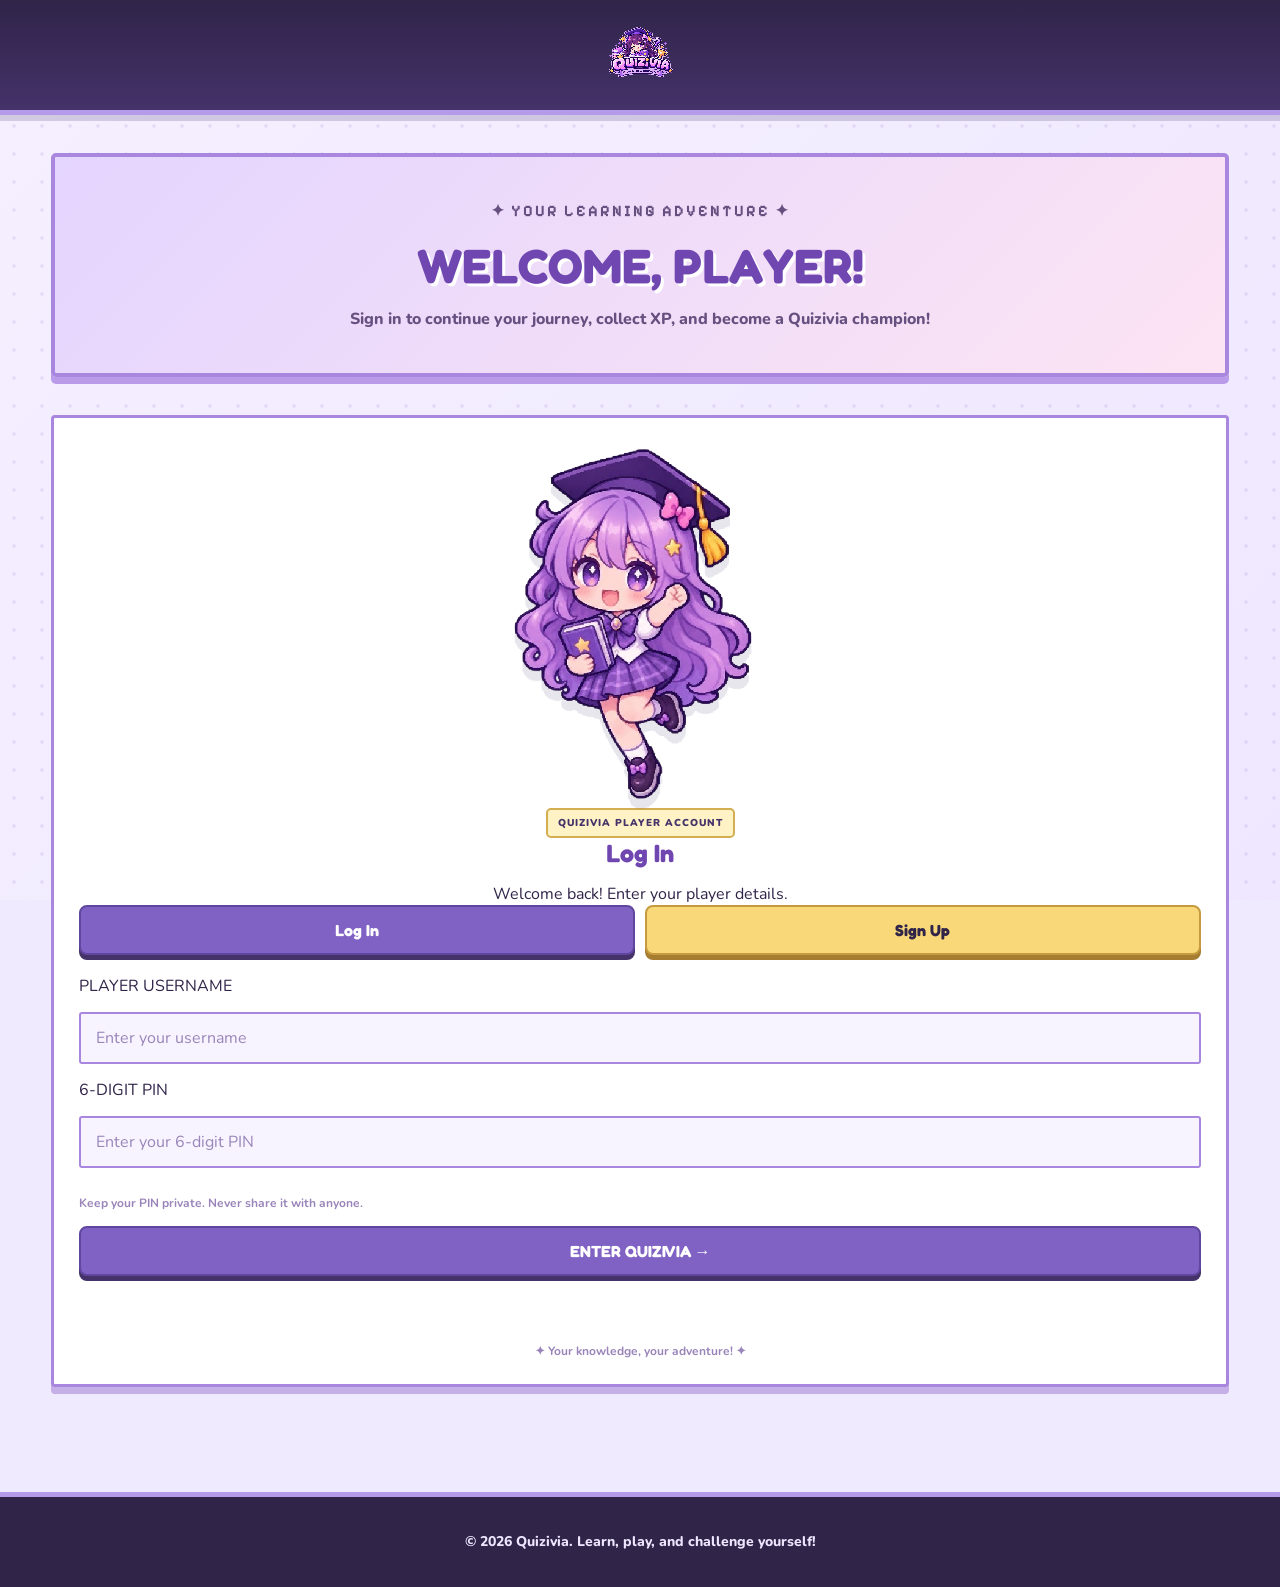
<file: login.html>
<!DOCTYPE html>
<html lang="en">
<head>
    <meta charset="UTF-8">
    <meta name="viewport" content="width=device-width, initial-scale=1.0">
    <meta name="theme-color" content="#eee7ff">
    <title>Player Login | Quizivia</title>
    <link rel="stylesheet" href="css/style.css?v=4">
</head>

<body>

<header class="site-header">
    <h1 class="logo">
        <a href="login.html">
            <img src="assets/images/quizivia_logo.png"
                 alt="Quizivia Logo">
        </a>
    </h1>
</header>

<main>

    <section class="page-intro">
        <p class="eyebrow">✦ YOUR LEARNING ADVENTURE ✦</p>
        <h2>WELCOME, PLAYER!</h2>
        <p>
            Sign in to continue your journey,
            collect XP, and become a Quizivia champion!
        </p>
    </section>

    <section class="content-card" id="account">

        <div class="hero-image">
            <img src="assets/images/mascot.PNG"
                 alt="Quizivia mascot">
        </div>

        <div style="text-align:center;">
            <p class="category-label">
                QUIZIVIA PLAYER ACCOUNT
            </p>

            <h2 id="form-heading">Log In</h2>

            <p id="form-subheading">
                Welcome back! Enter your player details.
            </p>
        </div>

        <div style="display:flex;gap:10px;margin-bottom:20px;">
            <button type="button"
                id="login-tab"
                class="btn btn-purple"
                style="flex:1;"
                onclick="qvSetMode('login')">
                Log In
            </button>

            <button type="button"
                id="register-tab"
                class="btn"
                style="flex:1;"
                onclick="qvSetMode('register')">
                Sign Up
            </button>
        </div>

        <form id="account-form">

            <label for="qv-username">
                PLAYER USERNAME
            </label>

            <input
                id="qv-username"
                type="text"
                placeholder="Enter your username"
                minlength="3"
                maxlength="20"
                autocomplete="username"
                required
            >

            <label for="qv-pin">
                6-DIGIT PIN
            </label>

            <input
                id="qv-pin"
                type="password"
                placeholder="Enter your 6-digit PIN"
                inputmode="numeric"
                maxlength="6"
                pattern="[0-9]{6}"
                autocomplete="current-password"
                required
            >

            <p class="small-note">
                Keep your PIN private. Never share it with anyone.
            </p>

            <button type="submit"
                id="qv-submit"
                class="btn btn-purple"
                style="width:100%;">
                ENTER QUIZIVIA →
            </button>

            <p id="qv-player-message"
               role="status"
               style="min-height:25px;margin-top:15px;
               overflow-wrap:anywhere;">
            </p>

        </form>

        <p class="small-note" style="text-align:center;">
            ✦ Your knowledge, your adventure! ✦
        </p>

    </section>

</main>

<footer class="site-footer">
    <p>© 2026 Quizivia. Learn, play, and challenge yourself!</p>
</footer>

<script>
const PLAYER_AUTH_URL =
    "https://mnknxizgpkznkboingbf.supabase.co/functions/v1/player-auth";

const PLAYER_ANON_KEY =
    "sb_publishable_2Y6PlxPEFUdgIXuTTAhtag_XGPy-008";

const PLAYER_STORAGE_KEY = "quizivia_player";

let qvAccountMode = "login";

function qvSetMode(mode) {
    qvAccountMode = mode;

    document.getElementById("login-tab").classList.toggle(
        "btn-purple", mode === "login"
    );

    document.getElementById("register-tab").classList.toggle(
        "btn-purple", mode === "register"
    );

    document.getElementById("form-heading").textContent =
        mode === "login" ? "Log In" : "Create Account";

    document.getElementById("form-subheading").textContent =
        mode === "login"
        ? "Welcome back! Enter your player details."
        : "Choose your username and 6-digit PIN.";

    document.getElementById("qv-submit").textContent =
        mode === "login" ? "ENTER QUIZIVIA →" : "CREATE ACCOUNT →";

    document.getElementById("qv-pin").value = "";

    document.getElementById("qv-pin").autocomplete =
        mode === "login" ? "current-password" : "new-password";

    document.getElementById("qv-player-message").textContent = "";
}

document.getElementById("account-form").addEventListener(
    "submit", async function(event) {
        event.preventDefault();

        const username =
            document.getElementById("qv-username").value.trim();

        const pin =
            document.getElementById("qv-pin").value.trim();

        const message =
            document.getElementById("qv-player-message");

        const submit =
            document.getElementById("qv-submit");

        if (!/^[A-Za-z0-9_]{3,20}$/.test(username)) {
            message.textContent =
                "Invalid username. Use 3–20 characters.";
            return;
        }

        if (!/^\d{6}$/.test(pin)) {
            message.textContent =
                "Your PIN must contain exactly 6 digits.";
            return;
        }

        submit.disabled = true;
        message.textContent = "Connecting to Quizivia...";

        try {
            const response = await fetch(PLAYER_AUTH_URL, {
                method: "POST",
                headers: {
                    "Content-Type": "application/json",
                    "apikey": PLAYER_ANON_KEY
                },
                body: JSON.stringify({
                    action: qvAccountMode,
                    username: username,
                    pin: pin
                })
            });

            const data = await response.json();

            if (!response.ok || data.error || data.success === false) {
                throw new Error(
                    data.error || "Unable to access your account."
                );
            }

            const player = data.player || data;
            const playerId = player.id || player.player_id;

            if (!playerId) {
                throw new Error(
                    "Player information was not returned."
                );
            }

            localStorage.setItem(
                PLAYER_STORAGE_KEY,
                JSON.stringify({
                    id: playerId,
                    display_name: player.display_name || username,
                    xp: player.xp || 0,
                    level: player.level || 1,
                    token: data.token || player.token || ""
                })
            );

            message.textContent =
                "Success! Entering Quizivia...";

            setTimeout(() => {
                window.location.href = "index.html";
            }, 700);

        } catch (error) {
            message.textContent = error.message;

        } finally {
            submit.disabled = false;
        }
    }
);

// Already logged in? Go straight to homepage.
try {
    const savedPlayer = JSON.parse(
        localStorage.getItem(PLAYER_STORAGE_KEY)
    );

    if (savedPlayer && savedPlayer.id) {
        window.location.replace("index.html");
    }

} catch {
    localStorage.removeItem(PLAYER_STORAGE_KEY);
}
</script>

</body>
</html>
</file>
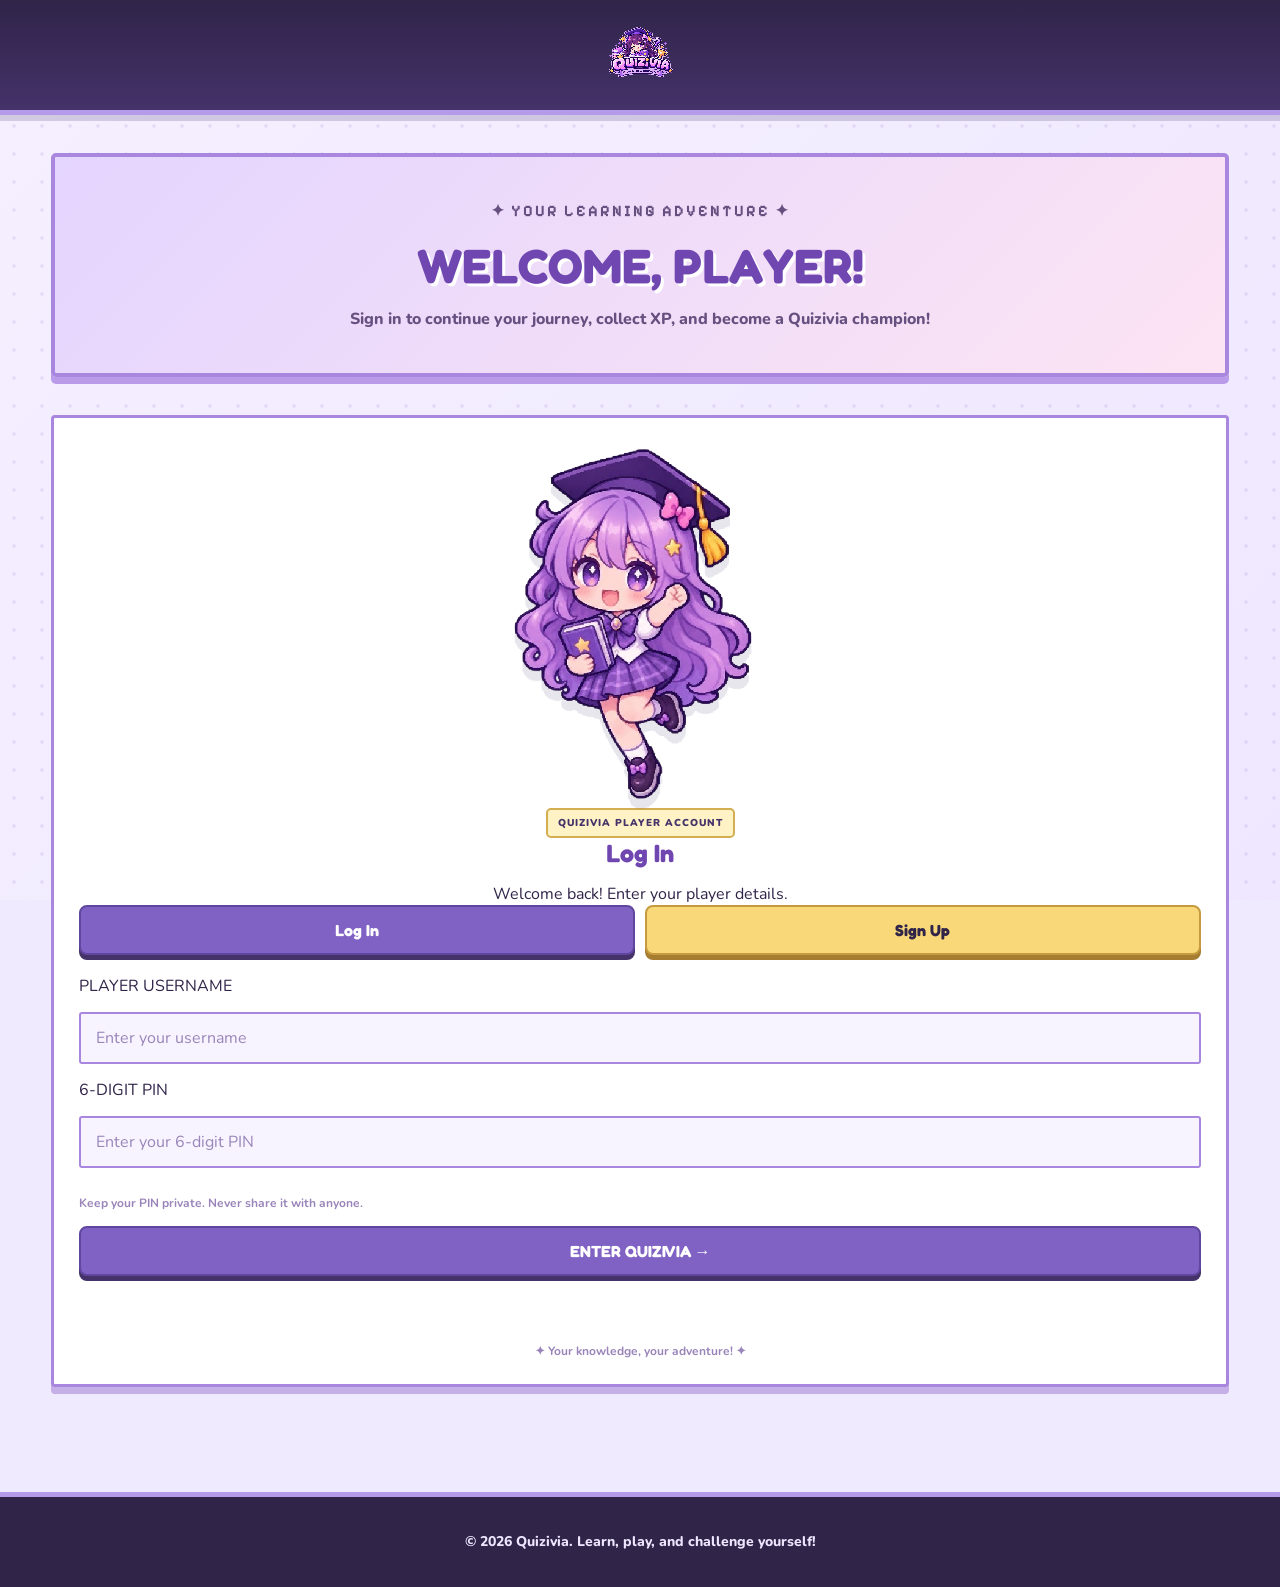
<file: profile.html>
<!DOCTYPE html>
<html lang="en">
<head>
    <meta charset="UTF-8">
    <meta name="viewport" content="width=device-width, initial-scale=1.0">
    <meta name="theme-color" content="#eee7ff">
    <title>My Profile | Quizivia</title>
    <link rel="stylesheet" href="css/style.css?v=4">
</head>

<body>

<header class="site-header">
    <h1 class="logo">
        <a href="index.html">
            <img src="assets/images/quizivia_logo.png" alt="Quizivia Logo">
        </a>
    </h1>

    <nav class="main-nav" aria-label="Main navigation">
    <a href="index.html" aria-label="Home" title="Home">🏠</a>
    <a href="categories.html" aria-label="Categories" title="Categories">📚</a>
    <a href="daily-quiz.html" aria-label="Daily Quiz" title="Daily Quiz">📅</a>
    <a href="leaderboard.html" aria-label="Leaderboard" title="Leaderboard">🏆</a>
    <a href="profile.html" class="active" aria-label="Profile" title="Profile">👤</a>
    <a href="index.html#about" aria-label="About" title="About">ℹ️</a>
</nav>
</header>

<main>

    <section class="page-intro">
        <p class="eyebrow">✦ YOUR PLAYER JOURNEY ✦</p>
        <h2>MY PROFILE</h2>
        <p>
            Every quiz brings you one step closer
            to becoming a Quizivia champion!
        </p>
    </section>

    <!-- PLAYER PROFILE -->
    <section class="content-card">
        <div class="hero">
            <div class="hero-image">
                <img src="assets/images/mascot.PNG"
                     alt="Quizivia player avatar">
            </div>

            <div class="hero-content">
                <p class="category-label">PLAYER PROFILE</p>
                <h2 id="player-name">Loading player...</h2>

                <div class="player-level">
                    <strong id="player-level">LV. 01</strong>
                    <span id="player-title">Beginner Quizzer</span>
                </div>

                <p id="player-xp">0 XP</p>

                <button type="button"
                    class="btn btn-purple"
                    onclick="qvLogout()">
                    Log Out →
                </button>
            </div>
        </div>
    </section>

    <!-- XP AND STATISTICS -->
    <section class="home-dashboard-grid">

        <article class="content-card">
            <p class="category-label">YOUR EXPERIENCE</p>
            <h2>⭐ XP Progress</h2>

            <div class="progress-info">
                <span>Total Experience</span>
                <strong id="xp-total">0 XP</strong>
            </div>

            <div class="progress-track">
                <div class="progress-fill" id="xp-progress"></div>
            </div>

            <p class="small-note" id="xp-note">
                Keep playing to earn more experience points!
            </p>
        </article>

        <article class="content-card">
            <p class="category-label">YOUR ACTIVITY</p>
            <h2>📊 Quiz Statistics</h2>

            <div class="progress-info">
                <span>Quizzes Completed</span>
                <strong id="quiz-count">—</strong>
            </div>

            <div class="progress-info">
                <span>Correct Answers</span>
                <strong id="correct-count">—</strong>
            </div>

            <div class="progress-info">
                <span>Total XP Earned</span>
                <strong id="earned-xp">—</strong>
            </div>

            <p class="small-note" id="stats-note">
                Loading your statistics...
            </p>
        </article>

    </section>

    <!-- DAILY STREAK -->
    <section class="content-card">

        <p class="category-label">YOUR DAILY JOURNEY</p>
        <h2>🔥 Daily Streak</h2>

        <div class="home-dashboard-grid">

            <article class="category-card">
                <div class="category-content">
                    <h3>🔥 Current Streak</h3>
                    <p id="current-streak"
                       style="font-size: 2rem; font-weight: bold;">
                        0 Days
                    </p>
                    <p class="small-note">
                        Consecutive days completing Daily Quiz.
                    </p>
                </div>
            </article>

            <article class="category-card">
                <div class="category-content">
                    <h3>🏆 Longest Streak</h3>
                    <p id="longest-streak"
                       style="font-size: 2rem; font-weight: bold;">
                        0 Days
                    </p>
                    <p class="small-note">
                        Your personal best streak.
                    </p>
                </div>
            </article>

        </div>

        <div class="progress-info">
            <span>Last Daily Quiz Completed</span>
            <strong id="last-streak-date">Not yet completed</strong>
        </div>

        <p class="small-note" id="streak-note">
            Complete your Daily Quiz to start your streak!
        </p>

    </section>

    <!-- DAILY MISSIONS -->
    <section class="content-card">

        <p class="category-label">YOUR DAILY CHALLENGES</p>
        <h2>🎯 Daily Missions</h2>

        <p class="small-note">
            Complete missions, collect bonus XP, and keep progressing!
        </p>

        <p id="mission-date" class="small-note">
            Loading today's missions...
        </p>

        <div id="missions-container">
            <article class="category-card">
                <div class="category-content">
                    <p>Loading your daily missions...</p>
                </div>
            </article>
        </div>

        <p id="missions-message" class="small-note"></p>

    </section>

    <!-- ACHIEVEMENTS -->
    <section class="content-card">

        <p class="category-label">YOUR COLLECTION</p>
        <h2>🏆 Achievements</h2>

        <p class="small-note">
            Complete challenges and unlock achievements as you progress!
            Claim your XP rewards when you unlock them!
        </p>

        <div class="category-grid">

            <article class="category-card">
                <div class="category-content">
                    <h3>🌟 First Steps</h3>
                    <p>Complete your first quiz.</p>
                    <strong class="small-note" id="achievement-first">🔒 Locked</strong>
                    <p class="small-note" id="achievement-first-progress">Progress: 0 / 1</p>
                    <div id="claim-area-first"></div>
                </div>
            </article>

            <article class="category-card">
                <div class="category-content">
                    <h3>📚 Knowledge Seeker</h3>
                    <p>Complete 5 quizzes.</p>
                    <strong class="small-note" id="achievement-five">🔒 Locked</strong>
                    <p class="small-note" id="achievement-five-progress">Progress: 0 / 5</p>
                    <div id="claim-area-five"></div>
                </div>
            </article>

            <article class="category-card">
                <div class="category-content">
                    <h3>👑 Quiz Champion</h3>
                    <p>Reach Level 10.</p>
                    <strong class="small-note" id="achievement-level">🔒 Locked</strong>
                    <p class="small-note" id="achievement-level-progress">Progress: 1 / 10</p>
                    <div id="claim-area-level"></div>
                </div>
            </article>

            <article class="category-card">
                <div class="category-content">
                    <h3>🔥 Consistency Starter</h3>
                    <p>Reach a 3-day Daily Quiz streak.</p>
                    <strong class="small-note" id="achievement-streak-3">🔒 Locked</strong>
                    <p class="small-note" id="achievement-streak-3-progress">Progress: 0 / 3</p>
                    <div id="claim-area-streak-3"></div>
                </div>
            </article>

            <article class="category-card">
                <div class="category-content">
                    <h3>⚡ Weekly Warrior</h3>
                    <p>Reach a 7-day Daily Quiz streak.</p>
                    <strong class="small-note" id="achievement-streak-7">🔒 Locked</strong>
                    <p class="small-note" id="achievement-streak-7-progress">Progress: 0 / 7</p>
                    <div id="claim-area-streak-7"></div>
                </div>
            </article>

            <article class="category-card">
                <div class="category-content">
                    <h3>💎 Knowledge Devotee</h3>
                    <p>Reach a 14-day Daily Quiz streak.</p>
                    <strong class="small-note" id="achievement-streak-14">🔒 Locked</strong>
                    <p class="small-note" id="achievement-streak-14-progress">Progress: 0 / 14</p>
                    <div id="claim-area-streak-14"></div>
                </div>
            </article>

            <article class="category-card">
                <div class="category-content">
                    <h3>👑 Quizivia Legend</h3>
                    <p>Reach a 30-day Daily Quiz streak.</p>
                    <strong class="small-note" id="achievement-streak-30">🔒 Locked</strong>
                    <p class="small-note" id="achievement-streak-30-progress">Progress: 0 / 30</p>
                    <div id="claim-area-streak-30"></div>
                </div>
            </article>

        </div>

        <p id="achievements-message" class="small-note"></p>

    </section>

    <!-- QUIZ HISTORY -->
    <section class="content-card">

        <p class="category-label">YOUR ADVENTURE LOG</p>
        <h2>📜 Quiz History</h2>

        <div id="quiz-history">
            <p class="small-note">Loading quiz history...</p>
        </div>

    </section>

</main>

<footer class="site-footer">
    <p>© 2026 Quizivia. Learn, play, and challenge yourself!</p>
</footer>

<script>
const SUPABASE_URL = "https://mnknxizgpkznkboingbf.supabase.co";
const SUPABASE_KEY = "sb_publishable_2Y6PlxPEFUdgIXuTTAhtag_XGPy-008";
const PLAYER_STORAGE_KEY = "quizivia_player";

let savedPlayer = null;
let missionsLoading = false;
let claimingMission = false;
let claimingAchievement = false;
let claimedAchievements = new Set();

try {
    savedPlayer = JSON.parse(
        localStorage.getItem(PLAYER_STORAGE_KEY) || "null"
    );
} catch {
    localStorage.removeItem(PLAYER_STORAGE_KEY);
}

if (!savedPlayer || !savedPlayer.id || !savedPlayer.token) {
    window.location.replace("login.html");
} else {
    loadPlayerProfile();
}

function getPlayerTitle(level) {
    if (level >= 10) return "Quiz Master";
    if (level >= 5) return "Advanced Quizzer";
    if (level >= 2) return "Rising Quizzer";
    return "Beginner Quizzer";
}

function authHeaders() {
    return {
        "Content-Type": "application/json",
        "apikey": SUPABASE_KEY,
        "Authorization": "Bearer " + savedPlayer.token
    };
}

async function loadPlayerProfile() {
    const historyContainer = document.getElementById("quiz-history");

    try {
        const response = await fetch(
            SUPABASE_URL + "/functions/v1/get-player-stats",
            {
                method: "POST",
                headers: authHeaders(),
                body: JSON.stringify({})
            }
        );

        const data = await response.json();

        if (response.status === 401) {
            localStorage.removeItem(PLAYER_STORAGE_KEY);
            window.location.replace("login.html");
            return;
        }

        if (!response.ok || !data.success) {
            throw new Error(data.message || "Unable to load profile.");
        }

        const player = data.player;
        const stats = data.stats;
        const history = data.history || [];
        const streak = data.streak || {};

        const username = player.display_name || "Quizzer";
        const xp = Number(player.xp) || 0;
        const level = Number(player.level) || 1;

        savedPlayer.display_name = username;
        savedPlayer.xp = xp;
        savedPlayer.level = level;

        localStorage.setItem(
            PLAYER_STORAGE_KEY,
            JSON.stringify(savedPlayer)
        );

        // PLAYER INFORMATION
        document.getElementById("player-name").textContent = username;

        document.getElementById("player-level").textContent =
            "LV. " + String(level).padStart(2, "0");

        document.getElementById("player-title").textContent =
            getPlayerTitle(level);

        document.getElementById("player-xp").textContent = xp + " XP";

        // XP PROGRESS
        const currentLevelXP = xp % 100;

        document.getElementById("xp-total").textContent = xp + " XP";

        document.getElementById("xp-progress").style.width =
            currentLevelXP + "%";

        document.getElementById("xp-note").textContent =
            (100 - currentLevelXP) + " XP until your next level!";

        // QUIZ STATISTICS
        const quizCount = Number(stats.total_quizzes) || 0;
        const correctCount = Number(stats.correct_answers) || 0;
        const earnedXP = Number(stats.total_xp_earned) || 0;

        document.getElementById("quiz-count").textContent = quizCount;
        document.getElementById("correct-count").textContent = correctCount;
        document.getElementById("earned-xp").textContent = earnedXP + " XP";

        document.getElementById("stats-note").textContent =
            "Your statistics are up to date!";

        // DAILY STREAK
        const currentStreak = Number(streak.current_streak) || 0;
        const longestStreak = Number(streak.longest_streak) || 0;

        document.getElementById("current-streak").textContent =
            currentStreak + (currentStreak === 1 ? " Day" : " Days");

        document.getElementById("longest-streak").textContent =
            longestStreak + (longestStreak === 1 ? " Day" : " Days");

        const lastDate = streak.last_completed_date;

        document.getElementById("last-streak-date").textContent =
            lastDate
                ? new Date(lastDate + "T00:00:00+08:00").toLocaleDateString(
                    "en-PH",
                    {
                        year: "numeric",
                        month: "long",
                        day: "numeric",
                        timeZone: "Asia/Manila"
                    }
                )
                : "Not yet completed";

        document.getElementById("streak-note").textContent =
            currentStreak > 0
                ? "Keep completing your Daily Quiz every day to maintain your streak! 🔥"
                : "Complete your Daily Quiz to start your streak!";

        // LOAD CLAIMED ACHIEVEMENT REWARDS
        await loadAchievementRewards();

        // ACHIEVEMENTS WITH LIVE PROGRESS AND REWARD BUTTONS
        updateAchievement("achievement-first", quizCount, 1, "first_steps", 10);
        updateAchievement("achievement-five", quizCount, 5, "knowledge_seeker", 25);
        updateAchievement("achievement-level", level, 10, "quiz_champion", 100);

        updateAchievement("achievement-streak-3", longestStreak, 3, "consistency_starter", 15);
        updateAchievement("achievement-streak-7", longestStreak, 7, "weekly_warrior", 35);
        updateAchievement("achievement-streak-14", longestStreak, 14, "knowledge_devotee", 75);
        updateAchievement("achievement-streak-30", longestStreak, 30, "quizivia_legend", 150);

        // QUIZ HISTORY
        renderQuizHistory(history);

        // DAILY MISSIONS
        await loadDailyMissions();

    } catch (error) {
        console.error("Profile loading error:", error);

        document.getElementById("stats-note").textContent =
            "Unable to load your statistics. Please refresh.";

        document.getElementById("streak-note").textContent =
            "Unable to load your streak. Please refresh.";

        historyContainer.textContent =
            "Unable to load quiz history. Please try again.";
    }
}

// LOAD PREVIOUSLY CLAIMED ACHIEVEMENTS
async function loadAchievementRewards() {
    const response = await fetch(
        SUPABASE_URL + "/functions/v1/get-achievement-rewards",
        {
            method: "POST",
            headers: authHeaders(),
            body: JSON.stringify({})
        }
    );

    const data = await response.json();

    if (response.status === 401) {
        localStorage.removeItem(PLAYER_STORAGE_KEY);
        window.location.replace("login.html");
        throw new Error("Your session has expired.");
    }

    if (!response.ok || !data.success) {
        throw new Error(
            data.message || "Unable to load achievement rewards."
        );
    }

    claimedAchievements = new Set(
        (data.claims || []).map(claim => claim.achievement_id)
    );
}

// UPDATE ACHIEVEMENT STATUS AND DISPLAY CLAIM BUTTON
function updateAchievement(
    elementId,
    current,
    target,
    achievementId,
    rewardXP
) {
    const achievement = document.getElementById(elementId);
    const progress = document.getElementById(elementId + "-progress");
    const claimArea = document.getElementById(
        "claim-area-" + elementId.replace("achievement-", "")
    );

    if (!achievement || !progress || !claimArea) return;

    const currentValue = Math.max(0, Number(current) || 0);
    const targetValue = Math.max(1, Number(target) || 1);
    const displayedValue = Math.min(currentValue, targetValue);
    const unlocked = currentValue >= targetValue;
    const claimed = claimedAchievements.has(achievementId);

    achievement.textContent = unlocked
        ? "✓ UNLOCKED"
        : "🔒 Locked";

    progress.textContent =
        "Progress: " + displayedValue + " / " + targetValue;

    claimArea.replaceChildren();

    const button = document.createElement("button");
    button.type = "button";
    button.className = "btn btn-purple";

    if (claimed) {
        button.textContent = "✓ REWARD COLLECTED";
        button.disabled = true;
    } else if (unlocked) {
        button.textContent = "🎁 CLAIM +" + rewardXP + " XP";
        button.addEventListener("click", () => {
            claimAchievement(achievementId, button);
        });
    } else {
        button.textContent = "🔒 LOCKED";
        button.disabled = true;
    }

    claimArea.appendChild(button);
}

// CLAIM ACHIEVEMENT REWARD
async function claimAchievement(achievementId, button) {
    if (claimingAchievement) return;

    claimingAchievement = true;
    button.disabled = true;
    button.textContent = "CLAIMING...";

    const message = document.getElementById("achievements-message");

    try {
        const response = await fetch(
            SUPABASE_URL + "/functions/v1/claim-achievement",
            {
                method: "POST",
                headers: authHeaders(),
                body: JSON.stringify({
                    achievement_id: achievementId
                })
            }
        );

        const data = await response.json();

        if (response.status === 401) {
            localStorage.removeItem(PLAYER_STORAGE_KEY);
            window.location.replace("login.html");
            return;
        }

        if (!response.ok || !data.success) {
            throw new Error(
                data.message || "Unable to claim achievement reward."
            );
        }

        message.textContent =
            "🎉 Achievement reward collected! +" +
            data.reward_xp + " XP added to your account!";

        claimedAchievements.add(achievementId);

        // REFRESH PLAYER XP, LEVEL, AND CLAIMED REWARDS
        await loadPlayerProfile();

    } catch (error) {
        console.error("Achievement claim error:", error);

        message.textContent =
            error.message || "Unable to claim reward. Please try again.";

        try {
            await loadPlayerProfile();
        } catch (refreshError) {
            console.error("Profile refresh error:", refreshError);
        }

    } finally {
        claimingAchievement = false;
    }
}

function renderQuizHistory(history) {
    const container = document.getElementById("quiz-history");
    container.replaceChildren();

    if (!history.length) {
        const message = document.createElement("p");
        message.className = "small-note";
        message.textContent =
            "No completed quizzes yet. Your adventure starts now!";
        container.appendChild(message);
        return;
    }

    history.forEach((attempt) => {
        const card = document.createElement("article");
        card.className = "category-card";

        const content = document.createElement("div");
        content.className = "category-content";

        const category = document.createElement("h3");
        category.textContent = attempt.categories?.name || "Quiz";

        const difficulty = document.createElement("p");
        difficulty.textContent =
            "Difficulty: " +
            (attempt.difficulty || "Unknown").toUpperCase();

        const score = document.createElement("p");
        score.textContent =
            "Score: " +
            (Number(attempt.correct_answers) || 0) +
            " / " +
            (Number(attempt.total_questions) || 0);

        const xp = document.createElement("p");
        xp.textContent =
            "XP Earned: " +
            (Number(attempt.earned_xp) || 0) +
            " XP";

        const date = document.createElement("span");
        date.className = "small-note";

        const completedDate = attempt.completed_at
            ? new Date(attempt.completed_at)
            : null;

        date.textContent =
            completedDate && !Number.isNaN(completedDate.getTime())
                ? completedDate.toLocaleString()
                : "Completion date unavailable";

        content.append(category, difficulty, score, xp, date);
        card.appendChild(content);
        container.appendChild(card);
    });
}

// LOAD DAILY MISSIONS
async function loadDailyMissions() {
    if (missionsLoading) return;

    missionsLoading = true;

    const container = document.getElementById("missions-container");
    const message = document.getElementById("missions-message");

    try {
        message.textContent = "";
        container.textContent = "Loading missions...";

        const response = await fetch(
            SUPABASE_URL + "/functions/v1/get-daily-missions",
            {
                method: "POST",
                headers: authHeaders(),
                body: JSON.stringify({})
            }
        );

        const data = await response.json();

        if (response.status === 401) {
            localStorage.removeItem(PLAYER_STORAGE_KEY);
            window.location.replace("login.html");
            return;
        }

        if (!response.ok || !data.success) {
            throw new Error(data.message || "Unable to load missions.");
        }

        document.getElementById("mission-date").textContent =
            "Daily missions · " + data.date;

        renderMissions(data.missions || []);

    } catch (error) {
        console.error("Mission loading error:", error);

        container.textContent = "";

        const errorText = document.createElement("p");
        errorText.className = "small-note";
        errorText.textContent =
            "Unable to load daily missions. Please refresh.";

        container.appendChild(errorText);

    } finally {
        missionsLoading = false;
    }
}

// DISPLAY MISSION CARDS
function renderMissions(missions) {
    const container = document.getElementById("missions-container");
    container.replaceChildren();

    if (!missions.length) {
        const empty = document.createElement("p");
        empty.className = "small-note";
        empty.textContent = "No missions available today.";
        container.appendChild(empty);
        return;
    }

    missions.forEach((mission) => {
        const card = document.createElement("article");
        card.className = "category-card";

        const content = document.createElement("div");
        content.className = "category-content";

        const title = document.createElement("h3");
        title.textContent = mission.title;

        const description = document.createElement("p");
        description.textContent = mission.description;

        const reward = document.createElement("p");
        reward.textContent = "🎁 Reward: +" + mission.reward_xp + " XP";

        const progressInfo = document.createElement("div");
        progressInfo.className = "progress-info";

        const progressLabel = document.createElement("span");
        progressLabel.textContent = "Progress";

        const progressValue = document.createElement("strong");
        progressValue.textContent =
            mission.progress + " / " + mission.target;

        progressInfo.append(progressLabel, progressValue);

        const track = document.createElement("div");
        track.className = "progress-track";

        const fill = document.createElement("div");
        fill.className = "progress-fill";

        const percentage = Math.min(
            100,
            Math.max(
                0,
                (Number(mission.progress) / Number(mission.target)) * 100
            )
        );

        fill.style.width = percentage + "%";
        track.appendChild(fill);

        const status = document.createElement("p");
        status.className = "small-note";

        const button = document.createElement("button");
        button.type = "button";
        button.className = "btn btn-purple";

        if (mission.claimed) {
            status.textContent = "✓ Reward collected!";
            button.textContent = "CLAIMED";
            button.disabled = true;
        } else if (mission.completed) {
            status.textContent = "Mission completed! Claim your reward.";
            button.textContent = "CLAIM +" + mission.reward_xp + " XP";
            button.addEventListener("click", () => {
                claimMission(mission.id, button);
            });
        } else {
            status.textContent = "Keep going! You're making progress.";
            button.textContent = "IN PROGRESS";
            button.disabled = true;
        }

        content.append(
            title,
            description,
            reward,
            progressInfo,
            track,
            status,
            button
        );

        card.appendChild(content);
        container.appendChild(card);
    });
}

// CLAIM MISSION REWARD
async function claimMission(missionId, button) {
    if (claimingMission) return;

    claimingMission = true;
    button.disabled = true;
    button.textContent = "CLAIMING...";

    const message = document.getElementById("missions-message");

    try {
        const response = await fetch(
            SUPABASE_URL + "/functions/v1/claim-daily-mission",
            {
                method: "POST",
                headers: authHeaders(),
                body: JSON.stringify({
                    mission_id: missionId
                })
            }
        );

        const data = await response.json();

        if (response.status === 401) {
            localStorage.removeItem(PLAYER_STORAGE_KEY);
            window.location.replace("login.html");
            return;
        }

        if (!response.ok || !data.success) {
            throw new Error(data.message || "Unable to claim reward.");
        }

        message.textContent =
            "🎉 +" + data.reward_xp + " XP collected! Great job!";

        await loadPlayerProfile();

    } catch (error) {
        console.error("Mission claim error:", error);

        message.textContent =
            error.message || "Unable to claim reward. Please try again.";

        await loadDailyMissions();

    } finally {
        claimingMission = false;
    }
}

function qvLogout() {
    const confirmLogout = confirm(
        "Are you sure you want to log out?"
    );

    if (!confirmLogout) return;

    localStorage.removeItem(PLAYER_STORAGE_KEY);
    window.location.replace("login.html");
}
</script>

</body>
</html>
</file>
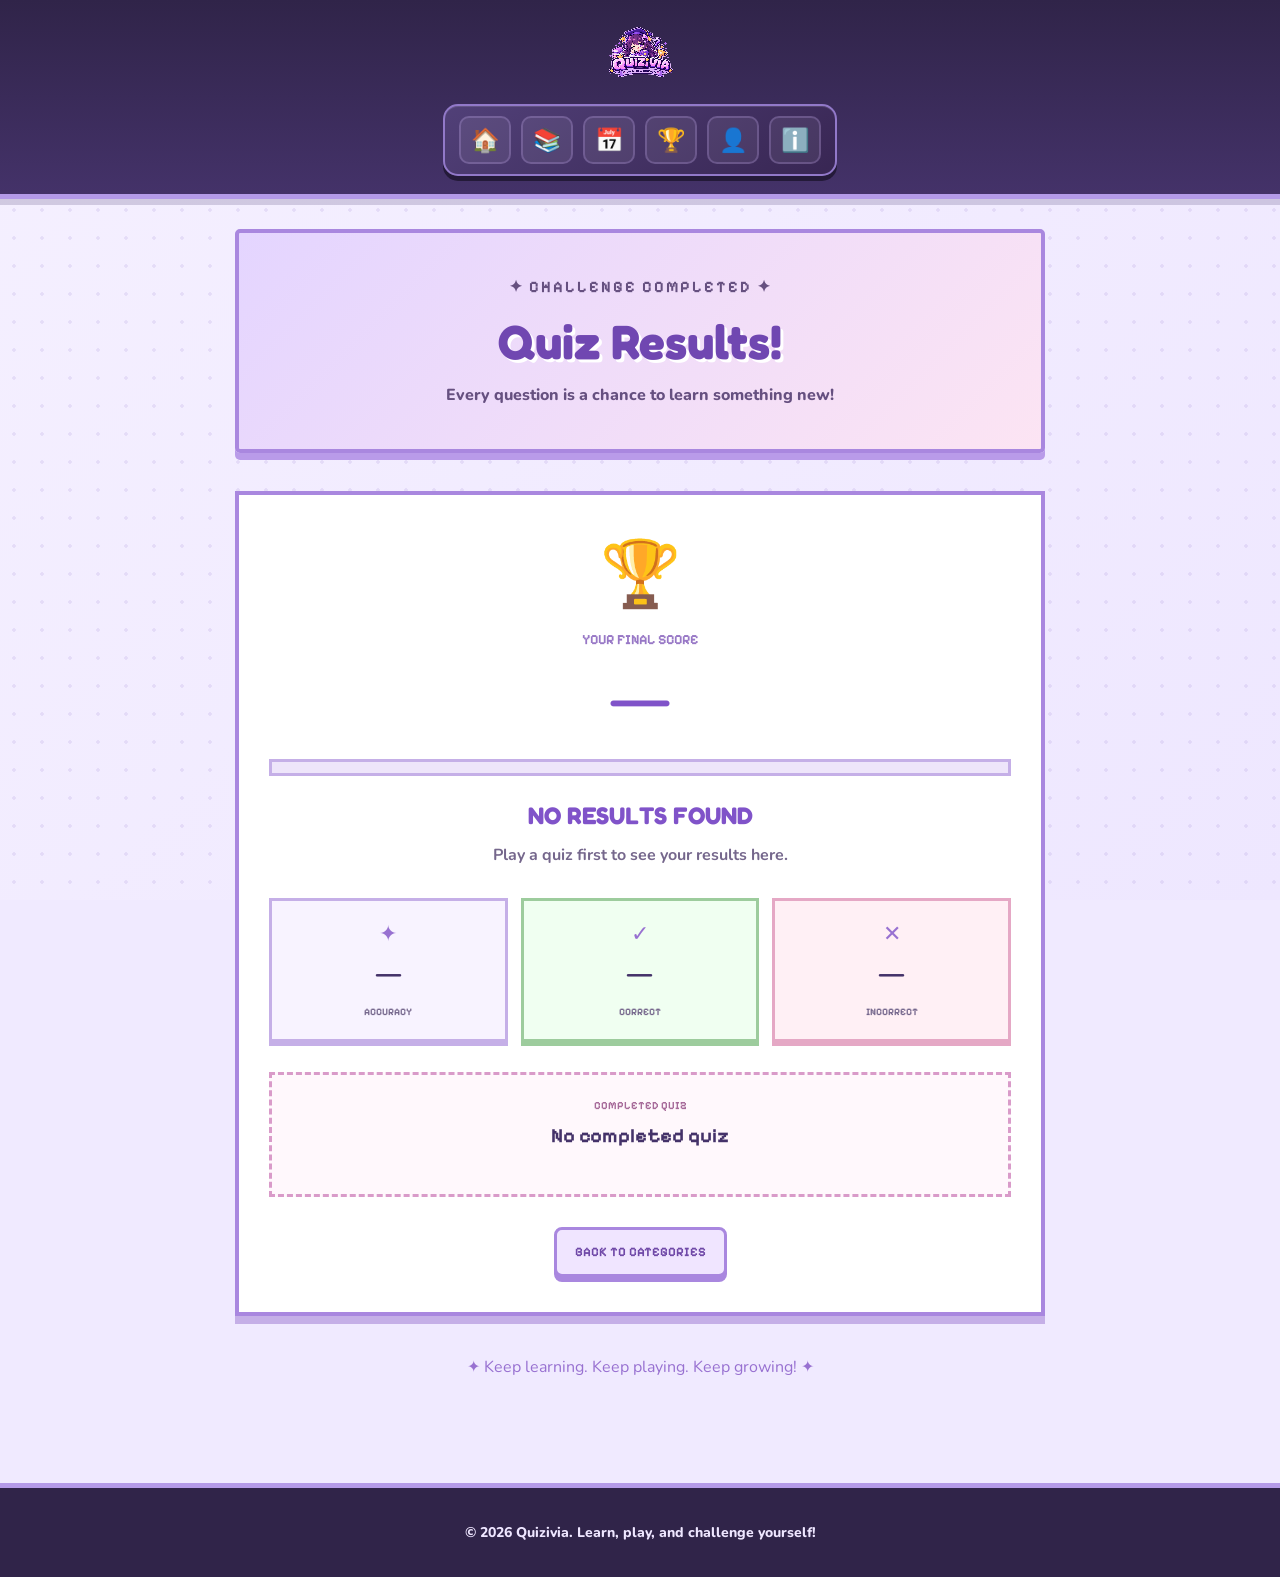
<file: quiz-results.html>
<!DOCTYPE html>
<html lang="en">
<head>
    <meta charset="UTF-8">
    <meta name="viewport" content="width=device-width, initial-scale=1.0">
    <title>Quiz Results | Quizivia</title>
    <link rel="stylesheet" href="css/style.css?v=9">
</head>
<body>

<header class="site-header">
    <h1 class="logo">
        <a href="index.html">
            <img src="assets/images/quizivia_logo.png" alt="Quizivia Logo">
        </a>
    </h1>

    <nav class="main-nav" aria-label="Main navigation">
    <a href="index.html" aria-label="Home" title="Home">🏠</a>
    <a href="categories.html" aria-label="Categories" title="Categories">📚</a>
    <a href="daily-quiz.html" aria-label="Daily Quiz" title="Daily Quiz">📅</a>
    <a href="leaderboard.html" aria-label="Leaderboard" title="Leaderboard">🏆</a>
    <a href="profile.html" id="qv-profile-link" aria-label="Profile" title="Profile">👤</a>
    <a href="index.html#about" aria-label="About" title="About">ℹ️</a>
</nav>
</header>

<main class="quiz-results-page">

    <section class="page-intro">
        <p class="eyebrow">✦ CHALLENGE COMPLETED ✦</p>
        <h2>Quiz <span>Results!</span></h2>
        <p>Every question is a chance to learn something new!</p>
    </section>

    <section class="results-card">

        <div class="results-trophy">🏆</div>

        <p class="results-label">YOUR FINAL SCORE</p>

        <h2 class="results-score" id="score">0 / 10</h2>

        <div class="results-progress">
            <div id="score-progress"></div>
        </div>

        <h3 id="performance">Great effort, quizzer!</h3>

        <p class="results-message" id="result-message">
            Every challenge makes you smarter. Keep going!
        </p>

        <div class="results-stats">

            <div class="result-stat">
                <span>✦</span>
                <strong id="percentage">0%</strong>
                <small>ACCURACY</small>
            </div>

            <div class="result-stat">
                <span>✓</span>
                <strong id="correct-answers">0</strong>
                <small>CORRECT</small>
            </div>

            <div class="result-stat">
                <span>✕</span>
                <strong id="wrong-answers">0</strong>
                <small>INCORRECT</small>
            </div>

        </div>

        <div class="results-quiz-name">
            <span>COMPLETED QUIZ</span>
            <h3 id="completed-quiz">Quiz Challenge</h3>

            <p class="results-message" id="xp-earned">
                +0 XP earned!
            </p>

            <p class="results-message" id="player-level">
                Level 1
            </p>
        </div>

        <div class="results-buttons">
            <a href="#" class="btn" id="retake-button">
                ↻ RETAKE QUIZ
            </a>

            <a href="categories.html" class="btn results-back-btn">
                BACK TO CATEGORIES
            </a>
        </div>

    </section>

    <section class="results-encouragement">
        <p>✦ Keep learning. Keep playing. Keep growing! ✦</p>
    </section>

</main>

<footer class="site-footer">
    <p>© 2026 Quizivia. Learn, play, and challenge yourself!</p>
</footer>

<script>
const savedResult = sessionStorage.getItem("quiziviaResult");

const scoreElement = document.getElementById("score");
const percentageElement = document.getElementById("percentage");
const correctElement = document.getElementById("correct-answers");
const wrongElement = document.getElementById("wrong-answers");
const progressElement = document.getElementById("score-progress");
const performanceElement = document.getElementById("performance");
const messageElement = document.getElementById("result-message");
const completedQuizElement = document.getElementById("completed-quiz");
const retakeButton = document.getElementById("retake-button");
const xpElement = document.getElementById("xp-earned");
const levelElement = document.getElementById("player-level");

if (savedResult) {

    try {

        const result = JSON.parse(savedResult);

        const score = Number(result.score);
        const total = Number(result.total);
        const earnedXP = Number(result.earned_xp) || 0;
        const level = Number(result.level) || 1;

        if (
            !Number.isFinite(score) ||
            !Number.isFinite(total) ||
            total <= 0 ||
            score < 0 ||
            score > total
        ) {
            throw new Error("Invalid quiz result.");
        }

        const percentage = Math.round((score / total) * 100);

        scoreElement.textContent = score + " / " + total;
        percentageElement.textContent = percentage + "%";
        correctElement.textContent = score;
        wrongElement.textContent = total - score;

        progressElement.style.width = percentage + "%";

        completedQuizElement.textContent =
            result.title || "Quiz Challenge";

        xpElement.textContent =
            "+" + earnedXP + " XP earned!";

        levelElement.textContent =
            "Player Level " + level;

        // RETAKE SELECTED CATEGORY AND DIFFICULTY

        retakeButton.href =
            "quiz.html?category=" +
            encodeURIComponent(result.category) +
            "&difficulty=" +
            encodeURIComponent(result.difficulty);

        if (percentage === 100) {

            performanceElement.textContent = "PERFECT SCORE!";

            messageElement.textContent =
                "Amazing! You answered every question correctly. You're a Quizivia superstar!";

        } else if (percentage >= 80) {

            performanceElement.textContent = "EXCELLENT WORK!";

            messageElement.textContent =
                "Fantastic job! You really know your stuff. Keep shining!";

        } else if (percentage >= 60) {

            performanceElement.textContent = "GREAT JOB!";

            messageElement.textContent =
                "You're doing really well! Keep practicing and learning.";

        } else if (percentage >= 40) {

            performanceElement.textContent = "GOOD TRY!";

            messageElement.textContent =
                "You're getting there! A little more practice can help you improve.";

        } else {

            performanceElement.textContent = "KEEP PRACTICING!";

            messageElement.textContent =
                "Don't give up! Every attempt is a new opportunity to learn.";
        }

    } catch (error) {

        console.error("Results loading error:", error);

        performanceElement.textContent = "INVALID RESULTS";

        messageElement.textContent =
            "We couldn't read your quiz results. Please play a quiz again.";

        scoreElement.textContent = "—";
        percentageElement.textContent = "—";
        correctElement.textContent = "—";
        wrongElement.textContent = "—";

        completedQuizElement.textContent = "No valid result";
        xpElement.textContent = "";
        levelElement.textContent = "";

        retakeButton.style.display = "none";
        progressElement.style.width = "0%";
    }

} else {

    scoreElement.textContent = "—";
    percentageElement.textContent = "—";
    correctElement.textContent = "—";
    wrongElement.textContent = "—";

    performanceElement.textContent = "NO RESULTS FOUND";

    messageElement.textContent =
        "Play a quiz first to see your results here.";

    completedQuizElement.textContent = "No completed quiz";

    xpElement.textContent = "";
    levelElement.textContent = "";

    retakeButton.style.display = "none";

    progressElement.style.width = "0%";
}
</script>

</body>
</html>
</file>
<file: css/style.css>
@import url('https://fonts.googleapis.com/css2?family=Pixelify+Sans:wght@400;500;600;700&family=Fredoka:wght@400;500;600;700&family=Nunito:wght@400;500;600;700;800;900&display=swap');

/* =====================================
   QUIZIVIA - LAVENDER PIXEL GAME UI
===================================== */

:root {
    --bg: #eee7ff;
    --bg-light: #f8f4ff;
    --panel: #ffffff;
    --panel-light: #e4d5ff;
    --purple: #8053c9;
    --violet: #a77be8;
    --lavender: #cbb3ff;
    --pink: #ffb9df;
    --gold: #ffd968;
    --gold-light: #fff0ad;
    --white: #ffffff;
    --ink: #39235f;
    --muted: #76668f;
    --deep: #57368c;

    --pixel-border: 3px solid #9674cb;
    --pixel-shadow: 0 5px 0 #7456a9;
    --soft-shadow: 0 5px 0 #d0bceF;
}

/* RESET */

* {
    box-sizing: border-box;
    margin: 0;
    padding: 0;
}

html {
    scroll-behavior: smooth;
    scroll-padding-top: 140px;
}

body {
    min-height: 100vh;
    font-family: 'Nunito', sans-serif;
    color: var(--ink);
    background-color: var(--bg);
    background-image:
        linear-gradient(90deg, rgba(167,123,232,.09) 1px, transparent 1px),
        linear-gradient(rgba(167,123,232,.09) 1px, transparent 1px),
        radial-gradient(circle at 15% 10%, #ffffff 0 2px, transparent 3px),
        radial-gradient(circle at 85% 30%, #d8c4ff 0 3px, transparent 4px);
    background-size: 24px 24px, 24px 24px, 65px 65px, 85px 85px;
    background-attachment: fixed;
}

img {
    max-width: 100%;
}

a {
    color: inherit;
    text-decoration: none;
}

h1, h2, h3 {
    font-family: 'Fredoka', sans-serif;
}

.eyebrow {
    color: var(--purple);
    font-family: 'Pixelify Sans', sans-serif;
    font-size: 14px;
    font-weight: 700;
    letter-spacing: 2px;
    margin-bottom: 12px;
}

/* =====================================
   HEADER
===================================== */

.site-header {
    position: sticky;
    top: 0;
    z-index: 1000;

    width: 100%;
    display: flex;
    align-items: center;
    justify-content: space-between;
    gap: 20px;

    padding: 10px 5%;
    background: rgba(248,244,255,.97);
    border-bottom: 4px solid #b99be9;
    box-shadow: 0 5px 0 rgba(128,83,201,.18);
}

.logo {
    display: flex;
    align-items: center;
    flex-shrink: 0;
}

.logo a {
    display: flex;
    align-items: center;
}

.logo img {
    width: 90px;
    height: 75px;
    object-fit: contain;
    image-rendering: pixelated;
}

/* PIXEL NAVIGATION */

.main-nav {
    display: flex;
    align-items: center;
    justify-content: center;
    flex-wrap: wrap;
    gap: 8px;

    padding: 9px;
    background: #e4d5ff;
    border: 3px solid #9674cb;
    border-radius: 4px;
    box-shadow: 0 5px 0 #b69adf;
}

.main-nav a {
    display: inline-flex;
    align-items: center;
    justify-content: center;

    padding: 10px 16px;
    color: #57368c;
    background: #fffaff;

    border: 2px solid #b99be9;
    border-radius: 3px;

    font-family: 'Fredoka', sans-serif;
    font-size: 15px;
    font-weight: 700;

    transition: .15s ease;
}

.main-nav a:hover {
    color: #57368c;
    background: var(--pink);
    border-color: #d77caf;
    transform: translateY(-3px);
}

.main-nav a.active {
    color: #57368c;
    background: var(--gold);
    border-color: #d6a83c;
    box-shadow: 0 4px 0 #c39532;
}

/* =====================================
   MAIN LAYOUT
===================================== */

main {
    width: min(1200px, 92%);
    margin: 0 auto;
    padding: 38px 0 65px;
}

section {
    margin-bottom: 40px;
}

/* =====================================
   PAGE INTRO
===================================== */

.page-intro {
    padding: 40px 25px;
    margin-bottom: 38px;
    text-align: center;

    background: linear-gradient(135deg, #e4d5ff, #fce4f3);
    border: 4px solid #a987df;
    border-radius: 5px;
    box-shadow: 0 7px 0 #b99be9;
}

.page-intro h2 {
    color: #7047b1;
    font-family: 'Pixelify Sans', sans-serif;
    font-size: clamp(30px, 5vw, 48px);
    text-shadow: 3px 3px 0 #ffffff;
    margin-bottom: 12px;
}

.page-intro p {
    color: #665080;
    font-size: 16px;
    font-weight: 800;
    line-height: 1.7;
}

/* =====================================
   HERO / GAME LOBBY
===================================== */

.hero {
    position: relative;
    display: flex;
    align-items: center;
    justify-content: space-between;
    gap: 30px;

    min-height: 390px;
    padding: 42px;

    background:
        radial-gradient(circle at 85% 25%, #ffffff 0 3px, transparent 4px),
        linear-gradient(120deg, #d9c4ff, #f5d8f0);

    border: 4px solid #9674cb;
    border-radius: 5px;
    box-shadow: 0 9px 0 #b69adf;
    overflow: hidden;
}

.hero::before {
    content: "";
    position: absolute;
    inset: 12px;
    border: 2px dashed rgba(112,71,177,.4);
    pointer-events: none;
}

.hero-content {
    flex: 1;
    position: relative;
    z-index: 1;
}

.hero h2 {
    color: #7047b1;
    font-family: 'Pixelify Sans', sans-serif;
    font-size: clamp(38px, 6vw, 65px);
    line-height: 1.1;
    text-shadow: 4px 4px 0 #ffffff;
    margin-bottom: 20px;
}

.hero p {
    max-width: 520px;
    color: #665080;
    font-size: 18px;
    font-weight: 800;
    line-height: 1.7;
    margin-bottom: 25px;
}

.hero-image {
    flex: 1;
    display: flex;
    justify-content: center;
    position: relative;
    z-index: 1;
}

.hero-image img {
    width: min(100%, 390px);
    max-height: 350px;
    object-fit: contain;
    image-rendering: pixelated;
    filter: drop-shadow(5px 5px 0 rgba(112,71,177,.18));
}

/* =====================================
   PIXEL BUTTONS
===================================== */

.btn,
button {
    display: inline-flex;
    align-items: center;
    justify-content: center;
    gap: 8px;

    padding: 13px 22px;
    color: #57368c;
    background: linear-gradient(180deg, #ffe98e, #ffd45e);

    border: 3px solid #d5a83e;
    border-radius: 3px;
    box-shadow: 0 5px 0 #b9892e;

    font-family: 'Fredoka', sans-serif;
    font-size: 16px;
    font-weight: 700;
    cursor: pointer;

    transition: .15s ease;
}

.btn:hover,
button:hover {
    transform: translateY(3px);
    box-shadow: 0 2px 0 #b9892e;
    background: #fff0ad;
}

.btn-purple {
    color: #ffffff;
    background: linear-gradient(180deg, #b18be9, #8053c9);
    border-color: #7047b1;
    box-shadow: 0 5px 0 #57368c;
}

.btn-purple:hover {
    color: white;
    background: #956bd5;
}

/* =====================================
   CATEGORY CARDS
===================================== */

.category-grid {
    display: grid;
    grid-template-columns: repeat(4, minmax(0, 1fr));
    gap: 22px;
}

.category-card {
    display: flex;
    flex-direction: column;

    background: #ffffff;
    border: 3px solid #a987df;
    border-radius: 4px;
    box-shadow: 0 7px 0 #c5afe7;
    overflow: hidden;

    transition: .2s ease;
}

.category-card:hover {
    transform: translateY(-5px);
    border-color: #d9a8d2;
    box-shadow: 0 10px 0 #c5afe7;
}

.category-image {
    height: 190px;
    background: #d9c4ff;
    border-bottom: 3px solid #a987df;
    overflow: hidden;
}

.category-image img {
    display: block;
    width: 100%;
    height: 100%;
    object-fit: cover;
    image-rendering: pixelated;
}

.category-content {
    display: flex;
    flex-direction: column;
    align-items: flex-start;
    flex: 1;
    padding: 19px;
}

.category-label {
    display: inline-block;
    padding: 6px 10px;
    color: #57368c;
    background: var(--gold);
    border: 2px solid #d6a83c;
    border-radius: 2px;
    font-size: 10px;
    font-weight: 900;
    letter-spacing: 1px;
}

.category-card h3 {
    margin: 12px 0 8px;
    color: #7047b1;
    font-size: 24px;
}

.category-card p {
    flex: 1;
    margin-bottom: 18px;
    color: var(--muted);
    font-size: 14px;
    font-weight: 700;
    line-height: 1.6;
}

.category-card .btn {
    width: 100%;
    padding: 10px;
    color: white;
    background: linear-gradient(180deg, #b18be9, #8053c9);
    border-color: #7047b1;
    box-shadow: 0 4px 0 #57368c;
    font-size: 14px;
}

/* =====================================
   GENERAL PANELS
===================================== */

.card,
.content-card,
.info-card,
.quiz-card,
.leaderboard-card {
    padding: 25px;
    color: var(--ink);
    background: #ffffff;
    border: 3px solid #a987df;
    border-radius: 4px;
    box-shadow: 0 7px 0 #c5afe7;
}

.card h2,
.content-card h2,
.info-card h2 {
    margin-bottom: 15px;
    color: #7047b1;
    font-size: 25px;
}

/* =====================================
   DAILY QUIZ
===================================== */

.quiz-card {
    max-width: 850px;
    margin: 0 auto;
    padding: 30px;
}

.quiz-meta {
    display: flex;
    flex-wrap: wrap;
    justify-content: space-between;
    gap: 12px;
    margin-bottom: 25px;
}

.quiz-meta span {
    padding: 9px 13px;
    color: #7047b1;
    background: #eee5ff;
    border: 2px solid #a987df;
    border-radius: 3px;
    font-weight: 800;
}

.question {
    padding: 25px;
    margin-bottom: 20px;
    background: #f3edff;
    border: 3px solid #a987df;
    border-radius: 4px;
}

.question h3 {
    font-size: 24px;
    color: #7047b1;
    margin-bottom: 18px;
}

.question-option,
.quiz-option {
    display: block;
    width: 100%;
    padding: 13px 16px;
    margin: 10px 0;

    color: #57368c;
    background: #e4d5ff;

    border: 2px solid #a987df;
    border-radius: 3px;

    font-weight: 800;
    text-align: left;
}

.question-option:hover,
.quiz-option:hover {
    color: #57368c;
    background: var(--gold);
    border-color: #d6a83c;
}

/* =====================================
   LEADERBOARD
===================================== */

.leaderboard-table,
table {
    width: 100%;
    border-collapse: collapse;
    background: #ffffff;
    border: 3px solid #a987df;
    border-radius: 4px;
    overflow: hidden;
}

th {
    padding: 15px;
    color: #57368c;
    background: linear-gradient(180deg, #ffe98e, #ffd45e);
    font-family: 'Fredoka', sans-serif;
    text-align: left;
}

td {
    padding: 14px 15px;
    color: #57368c;
    border-bottom: 1px solid #e1d1fa;
    font-weight: 800;
}

tr:nth-child(even) td {
    background: #f3edff;
}

tr:hover td {
    background: #e4d5ff;
}

.rank-card,
.player-card {
    padding: 20px;
    text-align: center;
    color: #57368c;
    background: linear-gradient(145deg, #f4eaff, #e1d1ff);
    border: 3px solid var(--gold);
    border-radius: 4px;
    box-shadow: 0 7px 0 #c5afe7;
}

/* =====================================
   FORMS
===================================== */

form {
    display: flex;
    flex-direction: column;
    gap: 15px;
}

input,
textarea,
select {
    width: 100%;
    padding: 13px 15px;
    color: #57368c;
    background: #f8f4ff;
    border: 2px solid #a987df;
    border-radius: 3px;
    font: inherit;
}

input::placeholder,
textarea::placeholder {
    color: #9985b9;
}

input:focus,
textarea:focus,
select:focus {
    outline: 2px solid var(--gold);
    border-color: #d6a83c;
}

textarea {
    min-height: 130px;
    resize: vertical;
}

/* =====================================
   ABOUT / CTA
===================================== */

.category-cta,
.cta-section {
    padding: 35px 25px;
    color: #57368c;

    background: linear-gradient(120deg, #e4d5ff, #fce4f3);

    border: 3px solid var(--gold);
    border-radius: 4px;
    box-shadow: 0 7px 0 #c5afe7;
    text-align: center;
}

.category-cta h2,
.cta-section h2 {
    margin-bottom: 12px;
    color: #7047b1;
    font-family: 'Pixelify Sans', sans-serif;
    font-size: 30px;
}

.category-cta p,
.cta-section p {
    margin-bottom: 20px;
    color: #665080;
    font-weight: 700;
}

.about-section {
    background: #ffffff;
}

.about-section h2 {
    margin: 12px 0;
    color: #7047b1;
    font-family: 'Pixelify Sans', sans-serif;
    font-size: 30px;
}

.about-section p:not(.category-label) {
    max-width: 800px;
    margin-bottom: 20px;
    color: #665080;
    line-height: 1.8;
    font-weight: 700;
}

/* =====================================
   PLAYER PROFILE / LOBBY
===================================== */

.home-dashboard-grid {
    display: grid;
    grid-template-columns: 1.2fr 1fr;
    gap: 24px;
}

.home-dashboard-grid .content-card {
    position: relative;
    overflow: hidden;
    background: linear-gradient(145deg, #ffffff, #eee5ff);
}

.player-panel {
    border-color: #a987df;
}

.player-panel h2,
.daily-quest h2 {
    color: #7047b1;
    font-family: 'Pixelify Sans', sans-serif;
    font-size: 27px;
    margin: 14px 0;
}

.player-level {
    display: flex;
    align-items: center;
    gap: 14px;
    margin: 22px 0;
    padding: 14px;
    color: #57368c;
    background: #e4d5ff;
    border: 2px solid #a987df;
    border-radius: 3px;
}

.player-level strong {
    padding: 10px;
    color: #57368c;
    background: var(--gold);
    border: 2px solid #d6a83c;
    border-radius: 3px;
    font-family: 'Pixelify Sans', sans-serif;
}

.player-panel h3 {
    margin-bottom: 12px;
    color: #7047b1;
}

.progress-info {
    display: flex;
    justify-content: space-between;
    gap: 10px;
    color: #665080;
    font-size: 13px;
    font-weight: 900;
}

.progress-track {
    height: 17px;
    margin: 10px 0;
    background: #e4d5ff;
    border: 2px solid #a987df;
    border-radius: 2px;
    overflow: hidden;
}

.progress-fill {
    width: 0%;
    height: 100%;
    background: linear-gradient(90deg, #ffd45e, #fff0a8);
}

.small-note {
    margin-top: 12px;
    color: #9985b9;
    font-size: 12px;
    font-weight: 700;
}

/* DAILY QUEST */

.daily-quest {
    background: linear-gradient(145deg, #fce4f3, #e4d5ff) !important;
    border-color: #d99bc9;
}

.quest-reward {
    display: flex;
    align-items: center;
    justify-content: space-between;
    gap: 12px;
    margin: 22px 0;
    padding: 15px;
    color: #57368c;
    background: linear-gradient(180deg, #ffe98e, #ffd45e);
    border: 2px solid #d6a83c;
    border-radius: 3px;
}

.quest-reward span {
    font-size: 12px;
    font-weight: 900;
}

.quest-reward strong {
    font-family: 'Pixelify Sans', sans-serif;
    font-size: 23px;
}

/* SECTION HEADINGS */

.section-heading {
    display: flex;
    align-items: center;
    justify-content: space-between;
    gap: 15px;
    margin-bottom: 24px;
}

.section-heading h2 {
    margin-top: 10px;
    color: #7047b1;
    font-family: 'Pixelify Sans', sans-serif;
    font-size: clamp(23px, 4vw, 32px);
}

/* HOME CATEGORIES */

.home-categories {
    padding: 25px;
    background: #f8f4ff;
    border: 3px solid #a987df;
    border-radius: 4px;
    box-shadow: 0 7px 0 #c5afe7;
}

.home-categories .section-heading h2 {
    color: #7047b1;
}

.home-categories .category-card {
    box-shadow: 0 5px 0 #c5afe7;
}

.home-leaderboard {
    overflow-x: auto;
}

.home-leaderboard .section-heading {
    min-width: 280px;
}

/* =====================================
   FOOTER
===================================== */

.site-footer {
    padding: 28px 5%;
    color: #665080;
    background: #e4d5ff;
    border-top: 4px solid #a987df;
    text-align: center;
    font-size: 14px;
    font-weight: 800;
}

/* =====================================
   TABLET
===================================== */

@media (max-width: 950px) {
    .site-header {
        flex-direction: column;
        gap: 12px;
    }

    .category-grid {
        grid-template-columns: repeat(2, minmax(0, 1fr));
    }

    .hero {
        padding: 30px;
    }
}

/* =====================================
   MOBILE
===================================== */

@media (max-width: 600px) {
    html {
        scroll-padding-top: 180px;
    }

    .site-header {
        padding: 10px 4%;
        gap: 8px;
    }

    .logo img {
        width: 65px;
        height: 55px;
    }

    .main-nav {
        width: 100%;
        flex-wrap: nowrap;
        justify-content: flex-start;
        gap: 7px;
        overflow-x: auto;
        padding: 8px;
        scrollbar-width: thin;
    }

    .main-nav a {
        flex-shrink: 0;
        padding: 9px 13px;
        font-size: 13px;
    }

    main {
        width: 92%;
        padding: 28px 0 45px;
    }

    .hero {
        flex-direction: column;
        text-align: center;
        padding: 28px 20px;
    }

    .hero h2 {
        font-size: 40px;
    }

    .hero p {
        font-size: 15px;
    }

    .hero-image img {
        max-height: 250px;
    }

    .page-intro {
        padding: 25px 15px;
    }

    .category-grid {
        grid-template-columns: 1fr;
        gap: 22px;
    }

    .category-image {
        height: 220px;
    }

    .quiz-card {
        padding: 18px;
    }

    .question {
        padding: 18px;
    }

    .question h3 {
        font-size: 20px;
    }

    .card,
    .content-card,
    .info-card {
        padding: 19px;
    }

    table {
        font-size: 13px;
    }

    th,
    td {
        padding: 10px 8px;
    }

    .category-cta h2,
    .cta-section h2 {
        font-size: 24px;
    }
}

/* HOME MOBILE */

@media (max-width: 700px) {
    .home-dashboard-grid {
        grid-template-columns: 1fr;
    }

    .home-categories {
        padding: 18px;
    }

    .section-heading {
        align-items: flex-start;
        flex-direction: column;
    }

    .home-categories .section-heading .btn,
    .home-leaderboard .section-heading .btn {
        align-self: flex-start;
    }

    .player-panel h2,
    .daily-quest h2 {
        font-size: 23px;
    }
}

/* SMALL PHONES */

@media (max-width: 380px) {
    .hero h2 {
        font-size: 34px;
    }

    .main-nav a {
        font-size: 12px;
        padding: 8px 10px;
    }

    .category-content {
        padding: 15px;
    }
}
.category-content h3 {
    font-family: 'Pixelify Sans', sans-serif;
    font-size: clamp(1.5rem, 3vw, 2rem);
    font-weight: 700;
    letter-spacing: 1px;
    text-transform: uppercase;
    color: var(--deep);
    text-shadow: 2px 2px 0 var(--lavender);
    margin: 10px 0;
}

/* =====================================
   DAILY QUIZ - PIXEL RPG STYLE
===================================== */

.daily-quiz-container {
    max-width: 900px;
    margin: 0 auto;
}

/* QUIZ INFORMATION */

.daily-quiz-info {
    display: grid;
    grid-template-columns: repeat(4, 1fr);
    gap: 14px;
    margin-bottom: 25px;
}

.quiz-info-item {
    padding: 17px 12px;
    text-align: center;
    background: #ffffff;
    border: 3px solid #a987df;
    border-radius: 4px;
    box-shadow: 0 5px 0 #c5afe7;
}

.info-label {
    display: block;
    margin-bottom: 8px;
    color: #9985b9;
    font-family: 'Pixelify Sans', sans-serif;
    font-size: 12px;
    font-weight: 700;
    letter-spacing: 1px;
}

.quiz-info-item h3 {
    color: #7047b1;
    font-family: 'Pixelify Sans', sans-serif;
    font-size: 20px;
}

/* MAIN QUIZ CARD */

.daily-quiz-card {
    padding: 30px;
    background: #ffffff;
    border: 4px solid #9674cb;
    border-radius: 5px;
    box-shadow: 0 9px 0 #b69adf;
}

/* PROGRESS */

.quiz-progress-header {
    display: flex;
    justify-content: space-between;
    gap: 12px;
    margin-bottom: 12px;
    color: #7047b1;
    font-family: 'Pixelify Sans', sans-serif;
    font-size: 14px;
    font-weight: 700;
}

.quiz-progress {
    height: 17px;
    margin-bottom: 30px;
    background: #e4d5ff;
    border: 2px solid #a987df;
    overflow: hidden;
}

.quiz-progress-fill {
    width: 10%;
    height: 100%;
    background: linear-gradient(90deg, #b18be9, #ffb9df);
    border-right: 2px solid #8053c9;
}

/* QUESTION */

.quiz-question-content {
    padding: 25px;
    background: #f8f4ff;
    border: 3px solid #cbb3ff;
    border-radius: 4px;
}

.question-label {
    display: inline-block;
    margin-bottom: 15px;
    color: #8053c9;
    font-family: 'Pixelify Sans', sans-serif;
    font-size: 14px;
    font-weight: 700;
    letter-spacing: 1px;
}

.quiz-question-content h3 {
    margin-bottom: 25px;
    color: #7047b1;
    font-family: 'Pixelify Sans', sans-serif;
    font-size: clamp(22px, 3vw, 30px);
    line-height: 1.4;
}

/* ANSWER CHOICES */

.daily-quiz-form {
    display: flex;
    flex-direction: column;
    gap: 13px;
}

.quiz-option {
    display: flex;
    align-items: center;
    gap: 13px;
    width: 100%;
    padding: 15px;
    margin: 0;
    color: #57368c;
    background: #e4d5ff;
    border: 3px solid #a987df;
    border-radius: 3px;
    font-family: 'Fredoka', sans-serif;
    font-size: 16px;
    font-weight: 700;
    cursor: pointer;
    transition: .15s ease;
}

.quiz-option:hover {
    background: #fce4f3;
    border-color: #d99bc9;
    transform: translateX(4px);
}

.quiz-option:has(input:checked) {
    background: #ffeeb1;
    border-color: #d6a83c;
    box-shadow: 0 4px 0 #d6a83c;
}

.quiz-option input {
    width: 18px;
    height: 18px;
    margin: 0;
    accent-color: #8053c9;
    flex-shrink: 0;
}

.option-letter {
    display: flex;
    align-items: center;
    justify-content: center;
    width: 32px;
    height: 32px;
    flex-shrink: 0;
    color: #ffffff;
    background: #8053c9;
    border: 2px solid #57368c;
    font-family: 'Pixelify Sans', sans-serif;
    font-size: 16px;
}

/* SUBMIT BUTTON */

.quiz-submit {
    width: 100%;
    margin-top: 12px;
    padding: 16px;
    font-family: 'Pixelify Sans', sans-serif;
    font-size: 18px;
    letter-spacing: 1px;
}

/* REMINDER */

.quiz-reminder {
    margin-top: 30px;
    padding: 24px;
    text-align: center;
    background: linear-gradient(120deg, #e4d5ff, #fce4f3);
    border: 3px solid #a987df;
    border-radius: 4px;
    box-shadow: 0 6px 0 #c5afe7;
}

.quiz-reminder h3 {
    margin-bottom: 10px;
    color: #7047b1;
    font-family: 'Pixelify Sans', sans-serif;
    font-size: 23px;
}

.quiz-reminder p {
    color: #665080;
    font-weight: 700;
    line-height: 1.7;
}

/* DAILY QUIZ MOBILE */

@media (max-width: 600px) {
    .daily-quiz-info {
        grid-template-columns: repeat(2, 1fr);
        gap: 12px;
    }

    .quiz-info-item {
        padding: 14px 8px;
    }

    .quiz-info-item h3 {
        font-size: 17px;
    }

    .daily-quiz-card {
        padding: 16px;
    }

    .quiz-question-content {
        padding: 17px;
    }

    .quiz-progress-header {
        font-size: 11px;
    }

    .quiz-option {
        padding: 12px;
        font-size: 15px;
    }

    .quiz-reminder {
        padding: 20px 15px;
    }
}

/* =====================================
   QUIZIVIA LEADERBOARD - PIXEL RPG
===================================== */

.leaderboard-page {
    max-width: 1100px;
    margin: 0 auto;
    padding: 35px 20px 70px;
}

.leaderboard-updated {
    display: inline-block;
    margin-top: 15px;
    padding: 9px 15px;
    color: #7047b1;
    background: #fff0ad;
    border: 2px solid #d6b653;
    box-shadow: 0 4px 0 #c5a34d;
    font-family: 'Pixelify Sans', sans-serif;
    font-size: 13px;
    font-weight: 700;
}

.leaderboard-heading {
    margin-bottom: 25px;
    text-align: center;
}

.leaderboard-heading h2,
.leaderboard-cta h2 {
    color: var(--deep);
    font-family: 'Pixelify Sans', sans-serif;
    font-size: clamp(25px, 4vw, 34px);
    text-shadow: 2px 2px 0 var(--lavender);
}

.leaderboard-heading > p:last-child {
    margin-top: 8px;
    color: var(--muted);
    font-weight: 700;
}

/* CHAMPION CARDS */

.champions-section {
    margin-top: 45px;
}

.champions-grid {
    display: grid;
    grid-template-columns: repeat(3, 1fr);
    align-items: end;
    gap: 18px;
}

.champion-card {
    position: relative;
    padding: 25px 15px;
    text-align: center;
    background: #ffffff;
    border: 3px solid #a987df;
    box-shadow: 0 7px 0 #c5afe7;
}

.first-place {
    padding-top: 38px;
    padding-bottom: 38px;
    background: linear-gradient(180deg, #fff5c9, #ffffff);
    border-color: #d6b653;
    box-shadow: 0 8px 0 #c5a34d;
}

.second-place {
    background: linear-gradient(180deg, #f0e8ff, #ffffff);
}

.third-place {
    background: linear-gradient(180deg, #ffe7f3, #ffffff);
    border-color: #d99bc9;
    box-shadow: 0 7px 0 #d9b0ce;
}

.champion-rank {
    display: inline-block;
    padding: 7px 13px;
    color: #ffffff;
    background: #8053c9;
    border: 2px solid #57368c;
    font-family: 'Pixelify Sans', sans-serif;
    font-weight: 700;
    font-size: 14px;
}

.first-place .champion-rank {
    color: #57368c;
    background: #ffd968;
    border-color: #c49a32;
}

.third-place .champion-rank {
    background: #d98bbd;
    border-color: #a85d91;
}

.champion-avatar {
    margin: 18px 0 10px;
    font-size: 43px;
}

.champion-title {
    color: #9876c4;
    font-family: 'Pixelify Sans', sans-serif;
    font-size: 11px;
    font-weight: 700;
    letter-spacing: 1px;
}

.champion-card h3 {
    margin: 9px 0;
    color: var(--deep);
    font-family: 'Pixelify Sans', sans-serif;
    font-size: clamp(16px, 2vw, 21px);
}

.champion-score {
    margin-top: 15px;
    color: #8053c9;
    font-family: 'Pixelify Sans', sans-serif;
    font-size: 27px;
    font-weight: 700;
}

.champion-score span {
    font-size: 13px;
}

.first-place .champion-score {
    color: #b28a23;
}

/* PLAYER RANKINGS */

.rankings-section {
    margin-top: 65px;
}

.rankings-card {
    padding: 12px;
    overflow-x: auto;
    background: #ffffff;
    border: 3px solid #9674cb;
    box-shadow: 0 7px 0 #c5afe7;
}

.leaderboard-table {
    width: 100%;
    border-collapse: separate;
    border-spacing: 0 8px;
}

.leaderboard-table th {
    padding: 15px 12px;
    color: #ffffff;
    background: #8053c9;
    font-family: 'Pixelify Sans', sans-serif;
    font-size: 14px;
    letter-spacing: 1px;
    text-align: left;
}

.leaderboard-table td {
    padding: 16px 12px;
    color: #57368c;
    background: #f3edff;
    border-top: 2px solid #d5c3f2;
    border-bottom: 2px solid #d5c3f2;
    font-weight: 700;
}

.leaderboard-table td:first-child {
    border-left: 2px solid #d5c3f2;
}

.leaderboard-table td:last-child {
    border-right: 2px solid #d5c3f2;
}

.leaderboard-table tbody tr:nth-child(even) td {
    background: #fff0f8;
}

.rank-number {
    color: #8053c9;
    font-family: 'Pixelify Sans', sans-serif;
    font-size: 19px;
    font-weight: 700;
}

.top-rank:first-child .rank-number {
    color: #c49a32;
}

.player-name {
    font-family: 'Fredoka', sans-serif;
}

.player-score {
    color: #7047b1;
    font-family: 'Pixelify Sans', sans-serif;
    white-space: nowrap;
}

/* CALL TO ACTION */

.leaderboard-cta {
    margin-top: 60px;
    padding: 35px 20px;
    text-align: center;
    background: linear-gradient(120deg, #e4d5ff, #fce4f3);
    border: 3px solid #a987df;
    box-shadow: 0 7px 0 #c5afe7;
}

.cta-trophy {
    margin-bottom: 12px;
    font-size: 42px;
}

.leaderboard-cta h2 {
    margin: 12px 0;
}

.leaderboard-cta > p:not(.eyebrow) {
    margin: 0 auto 22px;
    max-width: 500px;
    color: #665080;
    font-weight: 700;
    line-height: 1.7;
}

.leaderboard-cta .btn {
    display: inline-block;
    padding: 14px 28px;
    color: #ffffff;
    background: #8053c9;
    border: 3px solid #57368c;
    box-shadow: 0 5px 0 #57368c;
    font-family: 'Pixelify Sans', sans-serif;
    font-weight: 700;
    text-decoration: none;
    transition: .15s ease;
}

.leaderboard-cta .btn:hover {
    transform: translateY(-3px);
    box-shadow: 0 8px 0 #57368c;
}

/* MOBILE */

@media (max-width: 650px) {
    .leaderboard-page {
        padding: 25px 14px 50px;
    }

    .champions-grid {
        grid-template-columns: 1fr;
        align-items: stretch;
        max-width: 380px;
        margin: 0 auto;
    }

    .first-place {
        order: -1;
    }

    .champion-card {
        padding: 22px 15px;
    }

    .first-place {
        padding: 28px 15px;
    }

    .rankings-card {
        padding: 7px;
    }

    .leaderboard-table th,
    .leaderboard-table td {
        padding: 13px 9px;
        font-size: 13px;
    }

    .rank-number {
        font-size: 16px;
    }

    .leaderboard-cta {
        padding: 28px 16px;
    }
}

/* =====================================
   CATEGORY QUIZZES - PIXEL RPG
===================================== */

.category-quizzes-page {
    max-width: 1100px;
    margin: 0 auto;
    padding: 35px 20px 70px;
}

.quiz-list-section {
    margin-top: 45px;
}

.quiz-list-heading {
    margin-bottom: 25px;
    text-align: center;
}

.quiz-list-heading h2 {
    color: var(--deep);
    font-family: 'Pixelify Sans', sans-serif;
    font-size: clamp(25px, 4vw, 34px);
    text-shadow: 2px 2px 0 var(--lavender);
}

.quiz-list-heading p {
    margin-top: 8px;
    color: var(--muted);
    font-weight: 700;
}

.category-quiz-grid {
    display: grid;
    grid-template-columns: repeat(3, 1fr);
    gap: 20px;
}

.category-quiz-card {
    position: relative;
    display: flex;
    flex-direction: column;
    padding: 25px 20px;
    background: #ffffff;
    border: 3px solid #a987df;
    box-shadow: 0 7px 0 #c5afe7;
}

.category-quiz-card:nth-child(2) {
    background: #fff8fc;
    border-color: #d99bc9;
    box-shadow: 0 7px 0 #d9b0ce;
}

.category-quiz-card:nth-child(3) {
    background: #fffdf2;
    border-color: #d6b653;
    box-shadow: 0 7px 0 #c5a34d;
}

.quiz-card-icon {
    margin-bottom: 12px;
    font-size: 38px;
}

.quiz-card-level {
    align-self: flex-start;
    padding: 6px 11px;
    color: #ffffff;
    background: #8053c9;
    border: 2px solid #57368c;
    font-family: 'Pixelify Sans', sans-serif;
    font-size: 12px;
    font-weight: 700;
}

.quiz-card-level.medium {
    color: #7047b1;
    background: #ffe4f3;
    border-color: #d99bc9;
}

.quiz-card-level.hard {
    color: #57368c;
    background: #fff0ad;
    border-color: #d6b653;
}

.category-quiz-card h3 {
    margin: 16px 0 10px;
    color: var(--deep);
    font-family: 'Pixelify Sans', sans-serif;
    font-size: 21px;
    line-height: 1.4;
}

.category-quiz-card > p {
    min-height: 65px;
    color: var(--muted);
    font-weight: 600;
    line-height: 1.6;
}

.quiz-card-details {
    display: flex;
    flex-wrap: wrap;
    gap: 10px;
    margin: 18px 0;
    color: #8053c9;
    font-family: 'Pixelify Sans', sans-serif;
    font-size: 12px;
    font-weight: 700;
}

.category-quiz-card .btn {
    display: block;
    margin-top: auto;
    padding: 13px 10px;
    color: #ffffff;
    background: #8053c9;
    border: 3px solid #57368c;
    box-shadow: 0 4px 0 #57368c;
    font-family: 'Pixelify Sans', sans-serif;
    font-size: 14px;
    font-weight: 700;
    text-align: center;
    text-decoration: none;
}

.category-quiz-card .btn:hover {
    transform: translateY(-3px);
    box-shadow: 0 7px 0 #57368c;
}

.category-back {
    margin-top: 45px;
    text-align: center;
}

.category-back p {
    margin-bottom: 17px;
    color: var(--muted);
    font-weight: 700;
}

.category-back .btn {
    display: inline-block;
    padding: 13px 20px;
    color: #ffffff;
    background: #8053c9;
    border: 3px solid #57368c;
    box-shadow: 0 5px 0 #57368c;
    font-family: 'Pixelify Sans', sans-serif;
    font-weight: 700;
    text-decoration: none;
}

@media (max-width: 750px) {
    .category-quiz-grid {
        grid-template-columns: repeat(2, 1fr);
    }
}

@media (max-width: 520px) {
    .category-quizzes-page {
        padding: 25px 14px 50px;
    }

    .category-quiz-grid {
        grid-template-columns: 1fr;
        max-width: 390px;
        margin: 0 auto;
    }

    .category-quiz-card > p {
        min-height: auto;
    }
}

/* =====================================
   QUIZ GAME PAGE - PIXEL RPG
===================================== */

.play-quiz-page {
    max-width: 850px;
    margin: 0 auto;
    padding: 30px 20px 65px;
}

.quiz-game-card {
    margin-top: 35px;
    padding: 28px;
    background: #ffffff;
    border: 4px solid #a987df;
    box-shadow: 0 8px 0 #c5afe7;
}

.quiz-game-top {
    display: flex;
    align-items: center;
    justify-content: space-between;
    gap: 15px;
    margin-bottom: 22px;
}

.quiz-small-label,
.quiz-timer span {
    color: #9878c6;
    font-family: 'Pixelify Sans', sans-serif;
    font-size: 12px;
    font-weight: 700;
}

.quiz-game-top h3 {
    margin-top: 6px;
    color: var(--deep);
    font-family: 'Pixelify Sans', sans-serif;
    font-size: 24px;
}

.quiz-timer {
    padding: 12px 17px;
    background: #fff0f7;
    border: 3px solid #d99bc9;
    text-align: center;
}

.quiz-timer strong {
    display: block;
    margin-top: 5px;
    color: #a64d91;
    font-family: 'Pixelify Sans', sans-serif;
    font-size: 23px;
}

.quiz-progress-track {
    width: 100%;
    height: 13px;
    overflow: hidden;
    background: #eee5fa;
    border: 2px solid #c5afe7;
}

.quiz-progress-fill {
    width: 10%;
    height: 100%;
    background: #9871d1;
    transition: width 0.3s ease;
}

.quiz-question-area {
    padding: 30px 0;
}

.quiz-question-label {
    color: #a47acb;
    font-family: 'Pixelify Sans', sans-serif;
    font-size: 13px;
    font-weight: 700;
}

.quiz-question-area h2 {
    margin: 18px 0 25px;
    color: var(--deep);
    font-family: 'Pixelify Sans', sans-serif;
    font-size: clamp(21px, 4vw, 29px);
    line-height: 1.5;
}

.quiz-options {
    display: grid;
    grid-template-columns: repeat(2, 1fr);
    gap: 14px;
}

.quiz-option {
    display: flex;
    align-items: center;
    gap: 12px;
    min-height: 65px;
    padding: 13px;
    color: var(--deep);
    background: #f8f3ff;
    border: 3px solid #c5afe7;
    box-shadow: 0 4px 0 #c5afe7;
    font-family: 'Nunito', sans-serif;
    font-size: 15px;
    font-weight: 800;
    text-align: left;
    cursor: pointer;
}

.quiz-option:hover:not(:disabled) {
    background: #f0e5ff;
    transform: translateY(-2px);
}

.quiz-option:disabled {
    opacity: 1;
    cursor: default;
}

.option-letter {
    display: grid;
    flex-shrink: 0;
    place-items: center;
    width: 30px;
    height: 30px;
    color: #ffffff;
    background: #9871d1;
    border: 2px solid #7049a8;
    font-family: 'Pixelify Sans', sans-serif;
}

.quiz-option.correct {
    background: #e9f8e9;
    border-color: #72b77a;
    box-shadow: 0 4px 0 #72b77a;
}

.quiz-option.correct .option-letter {
    background: #58a568;
    border-color: #397a48;
}


/* =====================================
   QUIZIVIA - CATEGORY PROGRESS
===================================== */

.category-progress {
    margin: 18px 0;
    padding: 14px;
    background: rgba(139, 92, 246, 0.08);
    border: 1px solid rgba(139, 92, 246, 0.18);
    border-radius: 12px;
}

.category-progress-top {
    display: flex;
    justify-content: space-between;
    align-items: center;
    gap: 10px;
    margin-bottom: 9px;
    font-size: 0.85rem;
}

.category-progress-top strong {
    color: #8052c7;
}

.category-progress-bar {
    width: 100%;
    height: 9px;
    background: #e8def8;
    border-radius: 20px;
    overflow: hidden;
}

.category-progress-fill {
    height: 100%;
    width: 0%;
    background: linear-gradient(90deg, #a78bfa, #8052c7);
    border-radius: 20px;
    transition: width 0.5s ease;
}

.category-progress-details {
    margin-top: 8px;
    font-size: 0.8rem;
    color: #777;
}

.category-progress-loading {
    font-size: 0.82rem;
    color: #8052c7;
    margin: 12px 0;
}

.quiz-option.wrong {
    background: #fff0f0;
    border-color: #db8585;
    box-shadow: 0 4px 0 #db8585;
}

.quiz-option.wrong .option-letter {
    background: #c96c6c;
    border-color: #994545;
}

.quiz-feedback {
    min-height: 25px;
    margin: 5px 0 15px;
    color: #8053c9;
    font-weight: 800;
}

.quiz-game-bottom {
    display: flex;
    justify-content: flex-end;
}

.quiz-next-btn {
    padding: 14px 22px;
    color: #ffffff;
    background: #8053c9;
    border: 3px solid #57368c;
    box-shadow: 0 5px 0 #57368c;
    font-family: 'Pixelify Sans', sans-serif;
    font-weight: 700;
    cursor: pointer;
}

.quiz-next-btn:disabled {
    opacity: 0.5;
    cursor: not-allowed;
}

.quiz-exit {
    margin-top: 35px;
    text-align: center;
}

.quiz-exit a {
    color: #8053c9;
    font-family: 'Pixelify Sans', sans-serif;
    font-weight: 700;
    text-decoration: none;
}

@media (max-width: 520px) {
    .play-quiz-page {
        padding: 22px 14px 45px;
    }

    .quiz-game-card {
        padding: 19px 15px;
    }

    .quiz-options {
        grid-template-columns: 1fr;
    }

    .quiz-option {
        min-height: 57px;
    }

    .quiz-game-top h3 {
        font-size: 21px;
    }
}


/* =====================================
   QUIZ RESULTS - PIXEL RPG
===================================== */

.quiz-results-page {
    max-width: 850px;
    margin: 0 auto;
    padding: 30px 20px 65px;
}

.results-card {
    margin-top: 35px;
    padding: 35px 30px;
    background: #ffffff;
    border: 4px solid #a987df;
    box-shadow: 0 8px 0 #c5afe7;
    text-align: center;
}

.results-trophy {
    margin-bottom: 12px;
    font-size: 65px;
}

.results-label {
    color: #9878c6;
    font-family: 'Pixelify Sans', sans-serif;
    font-size: 14px;
    font-weight: 700;
}

.results-score {
    margin: 12px 0 20px;
    color: #8053c9;
    font-family: 'Pixelify Sans', sans-serif;
    font-size: clamp(40px, 8vw, 58px);
}

.results-progress {
    width: 100%;
    height: 17px;
    margin: 0 auto 25px;
    overflow: hidden;
    background: #eee5fa;
    border: 3px solid #c5afe7;
}

.results-progress div {
    width: 0;
    height: 100%;
    background: #9871d1;
    transition: width 0.6s ease;
}

.results-card > h3 {
    color: #8053c9;
    font-family: 'Pixelify Sans', sans-serif;
    font-size: 24px;
}

.results-message {
    margin: 12px auto 28px;
    max-width: 500px;
    color: var(--muted);
    font-weight: 700;
    line-height: 1.7;
}

.results-stats {
    display: grid;
    grid-template-columns: repeat(3, 1fr);
    gap: 13px;
    margin: 25px 0;
}

.result-stat {
    padding: 18px 8px;
    background: #f8f3ff;
    border: 3px solid #c5afe7;
    box-shadow: 0 4px 0 #c5afe7;
}

.result-stat:nth-child(2) {
    background: #f0fff1;
    border-color: #9dcc9d;
    box-shadow: 0 4px 0 #9dcc9d;
}

.result-stat:nth-child(3) {
    background: #fff0f5;
    border-color: #e5a8c5;
    box-shadow: 0 4px 0 #e5a8c5;
}

.result-stat span {
    display: block;
    color: #9871d1;
    font-size: 22px;
}

.result-stat strong {
    display: block;
    margin: 8px 0;
    color: var(--deep);
    font-family: 'Pixelify Sans', sans-serif;
    font-size: 25px;
}

.result-stat small {
    color: var(--muted);
    font-family: 'Pixelify Sans', sans-serif;
    font-size: 10px;
    font-weight: 700;
}

.results-quiz-name {
    margin: 30px 0;
    padding: 18px;
    background: #fff8fc;
    border: 3px dashed #d99bc9;
}

.results-quiz-name span {
    color: #a76b9a;
    font-family: 'Pixelify Sans', sans-serif;
    font-size: 11px;
    font-weight: 700;
}

.results-quiz-name h3 {
    margin-top: 9px;
    color: var(--deep);
    font-family: 'Pixelify Sans', sans-serif;
    font-size: 20px;
}

.results-buttons {
    display: flex;
    justify-content: center;
    flex-wrap: wrap;
    gap: 15px;
}

.results-buttons .btn {
    display: inline-block;
    padding: 14px 18px;
    color: #ffffff;
    background: #8053c9;
    border: 3px solid #57368c;
    box-shadow: 0 5px 0 #57368c;
    font-family: 'Pixelify Sans', sans-serif;
    font-size: 13px;
    font-weight: 700;
    text-decoration: none;
}

.results-buttons .results-back-btn {
    color: #7049a8;
    background: #f0e5ff;
    border-color: #a987df;
    box-shadow: 0 5px 0 #a987df;
}

.results-buttons .btn:hover {
    transform: translateY(-3px);
}

.results-encouragement {
    margin-top: 35px;
    color: #9871d1;
    font-family: 'Pixelify Sans', sans-serif;
    text-align: center;
}

@media (max-width: 520px) {
    .quiz-results-page {
        padding: 22px 14px 45px;
    }

    .results-card {
        padding: 25px 15px;
    }

    .results-stats {
        gap: 8px;
    }

    .result-stat {
        padding: 14px 4px;
    }

    .result-stat strong {
        font-size: 21px;
    }

    .result-stat small {
        font-size: 9px;
    }

    .results-buttons {
        flex-direction: column;
    }

    .results-buttons .btn {
        width: 100%;
    }
}

/* ================================
   QUIZIVIA PLAYER ACCOUNT POPUP
================================ */

#qv-player-overlay {
    display: none;
    position: fixed;
    inset: 0;
    z-index: 99999;
    background: rgba(35, 20, 65, 0.72);
    align-items: center;
    justify-content: center;
    padding: 18px;
}

#qv-player-box {
    background: #fffaff;
    width: 100%;
    max-width: 390px;
    padding: 28px 22px;
    border-radius: 20px;
    text-align: center;
    box-shadow: 0 12px 40px rgba(0,0,0,.2);
    color: #49366d;
}

#qv-player-box h2 {
    margin: 8px 0;
    color: #7652a8;
}

#qv-player-box p {
    font-size: 14px;
    line-height: 1.6;
}

#qv-player-box input {
    display: block;
    width: 100%;
    box-sizing: border-box;
    padding: 13px;
    margin: 12px 0;
    border: 1px solid #d9c7ee;
    border-radius: 10px;
    background: #fff;
    font-size: 15px;
}

#qv-player-box button {
    width: 100%;
    padding: 13px;
    margin-top: 10px;
    border: none;
    border-radius: 10px;
    background: #9471c5;
    color: white;
    font-weight: bold;
    cursor: pointer;
}

#qv-player-box button.secondary {
    background: #eee5f8;
    color: #684b91;
}

#qv-player-box .qv-small {
    font-size: 12px;
    color: #897a9d;
}

#qv-player-message {
    min-height: 20px;
    color: #a04d76;
    font-size: 13px;
    margin-top: 10px;
}

#qv-player-form,
#qv-player-welcome-back {
    display: none;
}




/* =====================================
   QUIZIVIA - CLEAR NUMBERS & MATH TEXT
===================================== */

/* Make numbers easier to distinguish */
body,
input,
textarea,
select,
td,
th {
    font-family: 'Nunito', sans-serif;
    font-variant-numeric: lining-nums tabular-nums;
}

/* Quiz questions and answer choices */
.quiz-question-content h3,
.quiz-question-area h2,
.question h3,
.quiz-option,
.question-option {
    font-family: 'Nunito', sans-serif;
    font-weight: 800;
    line-height: 1.6;
}

/* XP, scores, timer, and progress numbers */
.quiz-timer strong,
.quiz-info-item h3,
.results-score,
.result-stat strong,
.champion-score,
.player-score,
.rank-number,
.quest-reward strong,
#home-xp-text,
#home-player-level {
    font-family: 'Nunito', sans-serif;
    font-weight: 900;
    font-variant-numeric: lining-nums tabular-nums;
}

/* Keep pixel styling on decorative headings */
.hero h2,
.page-intro h2,
.section-heading h2,
.leaderboard-heading h2,
.champion-title,
.quiz-card-level {
    font-family: 'Pixelify Sans', sans-serif;
}

/* =========================================
   QUIZIVIA 2.0 — LAVENDER ACADEMIC ARCADE
   ORIGINAL HOMEPAGE DESIGN UPGRADE
========================================= */

:root {
    --bg: #f0eaff;
    --bg-light: #faf7ff;
    --panel: #ffffff;
    --panel-light: #e5d9ff;
    --purple: #8062c5;
    --violet: #a58be0;
    --lavender: #d8c9f5;
    --pink: #f3c1df;
    --gold: #f8d878;
    --gold-light: #fff2c5;
    --white: #ffffff;
    --ink: #302449;
    --muted: #75678c;
    --deep: #443269;

    --pixel-border: 3px solid #9279c9;
    --pixel-shadow: 0 5px 0 #7157a9;
    --soft-shadow: 0 5px 0 #d2c3ed;
}

/* GLOBAL TYPOGRAPHY */

body {
    font-family: 'Nunito', sans-serif;
    color: #302449;
    background-color: #f0eaff;
    background-image:
        radial-gradient(circle, rgba(128,98,197,.13) 1.5px, transparent 2px),
        linear-gradient(135deg, #f5f0ff, #eee7ff);
    background-size: 28px 28px, 100% 100%;
    background-attachment: fixed;
}

h1, h2, h3, h4 {
    font-family: 'Fredoka', sans-serif;
}

p, li, td, th, input, textarea, select {
    font-family: 'Nunito', sans-serif;
    font-variant-numeric: lining-nums tabular-nums;
}

/* CUSTOM HEADER */

.site-header {
    padding: 12px 5%;
    background: #302449;
    border-bottom: 5px solid #b49ae8;
    box-shadow: 0 6px 0 rgba(68,50,105,.18);
}

.logo img {
    width: 100px;
    height: 76px;
    object-fit: contain;
}

/* CUSTOM NAVIGATION */

.main-nav {
    gap: 7px;
    padding: 8px;
    background: #443269;
    border: 2px solid #8f79c5;
    border-radius: 12px;
    box-shadow: 0 4px 0 #241a39;
}

.main-nav a {
    padding: 11px 15px;
    color: #eee6ff;
    background: transparent;
    border: 2px solid transparent;
    border-radius: 8px;
    font-family: 'Fredoka', sans-serif;
    font-size: 14px;
    transition: .2s ease;
}

.main-nav a:hover {
    color: #302449;
    background: #e5d9ff;
    border-color: #c2a9f0;
    transform: translateY(-2px);
}

.main-nav a.active {
    color: #302449;
    background: #f8d878;
    border-color: #f8d878;
    box-shadow: 0 3px 0 #c49b3d;
}

/* HOMEPAGE HERO */

.hero {
    min-height: 410px;
    padding: 48px;
    background:
        radial-gradient(circle at 80% 20%, #ffffff 0 4px, transparent 5px),
        radial-gradient(circle at 15% 85%, #f3c1df 0 5px, transparent 6px),
        linear-gradient(125deg, #d9c9f7, #f7e4f3 65%, #fff0d2);
    border: 3px solid #9279c9;
    border-radius: 14px;
    box-shadow: 0 8px 0 #bba6e2;
}

.hero::before {
    inset: 13px;
    border: 2px dashed rgba(68,50,105,.35);
    border-radius: 8px;
}

.hero h2 {
    max-width: 650px;
    color: #443269;
    font-family: 'Fredoka', sans-serif;
    font-size: clamp(38px, 5.5vw, 62px);
    line-height: 1.12;
    text-shadow: 3px 3px 0 #ffffff;
}

.hero p {
    color: #57496e;
    font-size: 17px;
    font-weight: 700;
    line-height: 1.8;
}

.hero .category-label {
    color: #443269;
    background: #fff2c5;
    border-color: #d4ae52;
}

.hero-image img {
    max-height: 365px;
    filter: drop-shadow(0 10px 0 rgba(68,50,105,.12));
}

/* BUTTONS */

.btn,
button {
    color: #302449;
    background: #f8d878;
    border: 2px solid #c69b3f;
    border-radius: 8px;
    box-shadow: 0 5px 0 #a77e31;
    font-family: 'Fredoka', sans-serif;
    font-weight: 700;
}

.btn:hover,
button:hover {
    background: #ffe9a2;
}

.btn-purple {
    color: #ffffff;
    background: #8062c5;
    border-color: #60469f;
    box-shadow: 0 5px 0 #443269;
}

.btn-purple:hover {
    color: #ffffff;
    background: #9479d5;
}

/* PLAYER DASHBOARD */

.home-dashboard-grid {
    gap: 24px;
}

.home-dashboard-grid .content-card {
    padding: 28px;
    background: #ffffff;
    border: 3px solid #a58be0;
    border-radius: 12px;
    box-shadow: 0 7px 0 #d2c3ed;
}

.player-panel {
    background: linear-gradient(145deg, #ffffff, #f0eaff) !important;
}

.player-panel h2,
.daily-quest h2 {
    color: #443269;
    font-family: 'Fredoka', sans-serif;
    font-size: 28px;
}

.player-level {
    background: #eee6ff;
    border: 2px solid #b49ae8;
    border-radius: 9px;
}

.player-level strong {
    color: #ffffff;
    background: #8062c5;
    border: 2px solid #60469f;
    border-radius: 7px;
    font-family: 'Nunito', sans-serif;
    font-weight: 900;
}

.progress-track {
    height: 18px;
    background: #e9e0fa;
    border: 2px solid #b49ae8;
    border-radius: 20px;
}

.progress-fill {
    background: linear-gradient(90deg, #8062c5, #e6a9d0);
    border-radius: 20px;
}

.progress-info strong,
#home-xp-text,
#home-player-level {
    font-family: 'Nunito', sans-serif;
    font-weight: 900;
    font-variant-numeric: lining-nums tabular-nums;
}

/* DAILY FEATURE */

.daily-quest {
    background: linear-gradient(145deg, #fce8f4, #e9e0ff) !important;
    border-color: #d6a5cb !important;
}

.quest-reward {
    background: #fff2c5;
    border: 2px solid #d4ae52;
    border-radius: 9px;
}

.quest-reward strong {
    color: #443269;
    font-family: 'Nunito', sans-serif;
    font-weight: 900;
    font-variant-numeric: tabular-nums;
}

/* CATEGORY SECTION */

.home-categories {
    padding: 30px;
    background: #faf7ff;
    border: 3px solid #a58be0;
    border-radius: 12px;
    box-shadow: 0 7px 0 #d2c3ed;
}

.section-heading h2 {
    color: #443269;
    font-family: 'Fredoka', sans-serif;
    font-size: clamp(25px, 4vw, 34px);
}

.category-card {
    background: #ffffff;
    border: 2px solid #b49ae8;
    border-radius: 10px;
    box-shadow: 0 6px 0 #d2c3ed;
}

.category-card:hover {
    border-color: #d6a5cb;
    box-shadow: 0 9px 0 #d2c3ed;
}

.category-image {
    border-bottom: 3px solid #b49ae8;
    background: #e9e0ff;
}

.category-content h3 {
    color: #443269;
    font-family: 'Fredoka', sans-serif;
    font-size: 23px;
    text-shadow: none;
}

.category-content p {
    color: #75678c;
    font-weight: 700;
}

/* LEADERBOARD */

.home-leaderboard {
    padding: 28px;
    border: 3px solid #a58be0;
    border-radius: 12px;
    box-shadow: 0 7px 0 #d2c3ed;
}

.home-leaderboard .section-heading h2 {
    font-family: 'Fredoka', sans-serif;
}

.leaderboard-table {
    border: 2px solid #a58be0;
    border-radius: 8px;
}

.leaderboard-table th {
    color: #ffffff;
    background: #443269;
    font-family: 'Fredoka', sans-serif;
}

.leaderboard-table td {
    color: #443269;
    font-family: 'Nunito', sans-serif;
    font-weight: 800;
}

.leaderboard-table tbody tr:nth-child(even) td {
    background: #f0eaff;
}

/* ORIGINAL ABOUT SECTION */

.about-section {
    padding: 32px;
    background: #ffffff;
    border: 3px solid #a58be0;
    border-radius: 12px;
    box-shadow: 0 7px 0 #d2c3ed;
}

.about-section h2 {
    margin-top: 30px;
    margin-bottom: 12px;
    color: #443269;
    font-family: 'Fredoka', sans-serif;
    font-size: 27px;
}

.about-section h3 {
    color: #8062c5;
    font-family: 'Fredoka', sans-serif;
}

.about-section p:not(.category-label),
.about-section li {
    color: #655777;
    font-family: 'Nunito', sans-serif;
    font-size: 15px;
    font-weight: 700;
    line-height: 1.85;
}

.about-section ol,
.about-section ul {
    padding-left: 25px;
    margin-bottom: 22px;
}

.about-section li {
    padding: 5px 0;
}

.about-section strong {
    color: #60469f;
}

/* CATEGORY LABELS */

.category-label {
    color: #443269;
    background: #fff2c5;
    border: 2px solid #d4ae52;
    border-radius: 5px;
    font-family: 'Nunito', sans-serif;
    font-weight: 900;
}

/* FOOTER */

.site-footer {
    padding: 32px 5%;
    color: #eee6ff;
    background: #302449;
    border-top: 5px solid #b49ae8;
    font-family: 'Nunito', sans-serif;
    font-weight: 800;
    line-height: 1.8;
}

.site-footer p + p {
    margin-top: 5px;
    color: #d5c6f5;
}

/* CLEAR MATHEMATICS AND QUIZ NUMBERS */

.quiz-question-content h3,
.quiz-question-area h2,
.question h3,
.quiz-option,
.question-option {
    color: #302449;
    font-family: 'Nunito', sans-serif;
    font-weight: 800;
    font-variant-numeric: lining-nums tabular-nums;
    line-height: 1.7;
}

.quiz-info-item h3,
.quiz-timer strong,
.results-score,
.result-stat strong,
.champion-score,
.player-score,
.rank-number,
.quiz-progress-header,
.quiz-submit,
.option-letter {
    font-family: 'Nunito', sans-serif;
    font-weight: 900;
    font-variant-numeric: lining-nums tabular-nums;
}

/* KEEP OTHER PAGE HEADINGS READABLE */

.page-intro h2,
.leaderboard-heading h2,
.quiz-list-heading h2,
.category-quiz-card h3,
.results-card > h3 {
    font-family: 'Fredoka', sans-serif;
}

/* TABLET AND MOBILE */

@media (max-width: 950px) {
    .site-header {
        background: #302449;
    }

    .main-nav {
        max-width: 100%;
    }
}

@media (max-width: 600px) {
    html {
        scroll-padding-top: 180px;
    }

    .site-header {
        padding: 10px 4%;
    }

    .main-nav {
        background: #443269;
        border-color: #8f79c5;
    }

    .main-nav a {
        color: #eee6ff;
        font-size: 13px;
    }

    .hero {
        border-radius: 10px;
        padding: 25px 18px;
    }

    .hero h2 {
        font-family: 'Fredoka', sans-serif;
        font-size: 38px;
    }

    .hero p {
        font-size: 15px;
    }

    .home-categories,
    .about-section,
    .home-leaderboard {
        padding: 19px;
        border-radius: 9px;
    }

    .home-dashboard-grid .content-card {
        padding: 21px;
        border-radius: 9px;
    }

    .about-section h2 {
        font-size: 24px;
    }

    .site-footer {
        padding: 25px 16px;
        font-size: 12px;
    }
}

/* =========================================
   QUIZIVIA — CENTERED PIXEL NAVIGATION
========================================= */

/* Center logo and navigation together */
.site-header {
    display: flex;
    flex-direction: column;
    align-items: center;
    justify-content: center;
    gap: 12px;
    padding: 14px 16px 18px;
    background: linear-gradient(180deg, #302449, #443269);
    border-bottom: 5px solid #b49ae8;
    box-shadow: 0 6px 0 rgba(68, 50, 105, 0.2);
}

/* Center the logo */
.logo {
    display: flex;
    justify-content: center;
    align-items: center;
    width: 100%;
}

.logo a {
    display: flex;
    justify-content: center;
    align-items: center;
}

.logo img {
    width: 105px;
    height: 78px;
    object-fit: contain;
}

/* Navigation panel */
.main-nav {
    display: flex;
    align-items: center;
    justify-content: center;
    flex-wrap: wrap;
    gap: 10px;

    width: fit-content;
    max-width: 100%;
    padding: 10px 14px;

    background: linear-gradient(145deg, #514078, #382653);
    border: 2px solid #9279c9;
    border-radius: 15px;
    box-shadow:
        0 5px 0 #241a39,
        inset 0 1px 0 rgba(255,255,255,.12);
}

/* Icon buttons */
.main-nav a {
    display: flex;
    align-items: center;
    justify-content: center;

    width: 52px;
    height: 48px;
    padding: 0;

    color: #eee6ff;
    background: rgba(255,255,255,.07);

    border: 2px solid rgba(196,169,240,.25);
    border-radius: 10px;

    font-family: 'Nunito', sans-serif;
    font-size: 23px;
    line-height: 1;

    transition: all .2s ease;
}

/* Hover effect */
.main-nav a:hover {
    color: #302449;
    background: linear-gradient(145deg, #f3c1df, #e5d9ff);
    border-color: #f3c1df;
    transform: translateY(-4px);
    box-shadow: 0 5px 0 #241a39;
}

/* Active page */
.main-nav a.active {
    color: #443269;
    background: linear-gradient(145deg, #fff2c5, #f8d878);
    border: 2px solid #f8d878;
    box-shadow:
        0 4px 0 #c49b3d,
        0 0 12px rgba(248,216,120,.25);
    transform: translateY(-2px);
}

/* Keyboard accessibility */
.main-nav a:focus-visible {
    outline: 3px solid #f3c1df;
    outline-offset: 4px;
}

/* Mobile navigation */
@media (max-width: 600px) {
    .site-header {
        padding: 12px 10px 16px;
        gap: 10px;
    }

    .logo img {
        width: 88px;
        height: 66px;
    }

    .main-nav {
        width: 100%;
        justify-content: center;
        flex-wrap: wrap;
        gap: 8px;
        padding: 9px;
    }

    .main-nav a {
        width: 44px;
        height: 43px;
        font-size: 20px;
    }
}

/* Very small phones */
@media (max-width: 360px) {
    .main-nav {
        gap: 6px;
        padding: 7px;
    }

    .main-nav a {
        width: 40px;
        height: 40px;
        font-size: 18px;
    }
}

/* DAILY QUIZ HEADER CENTER FIX */
.daily-quiz-page {
    width: 100%;
}

.site-header {
    display: flex !important;
    flex-direction: column !important;
    align-items: center !important;
    justify-content: center !important;
    text-align: center;
    gap: 12px;
}

.site-header .logo {
    width: 100%;
    display: flex;
    justify-content: center;
    align-items: center;
    margin: 0 auto;
}

.site-header .logo a {
    display: flex;
    justify-content: center;
    align-items: center;
}

.site-header .main-nav {
    display: flex;
    justify-content: center !important;
    align-items: center;
    margin: 0 auto !important;
    float: none;
    left: auto;
    right: auto;
}

/* CATEGORY QUIZ SELECTED ANSWER FIX */

.play-quiz-page .quiz-option.selected,
.play-quiz-page .quiz-option:focus {
    background: linear-gradient(135deg, #6d3acb, #9b65e8) !important;
    color: #ffffff !important;
    border: 2px solid #f5c96a !important;
    box-shadow: 0 0 0 3px rgba(245, 201, 106, 0.25) !important;
    transform: translateY(-2px);
}

.play-quiz-page .quiz-option.selected span {
    color: #ffffff !important;
}

.play-quiz-page .quiz-option {
    cursor: pointer;
    transition: all 0.2s ease;
}
</file>
